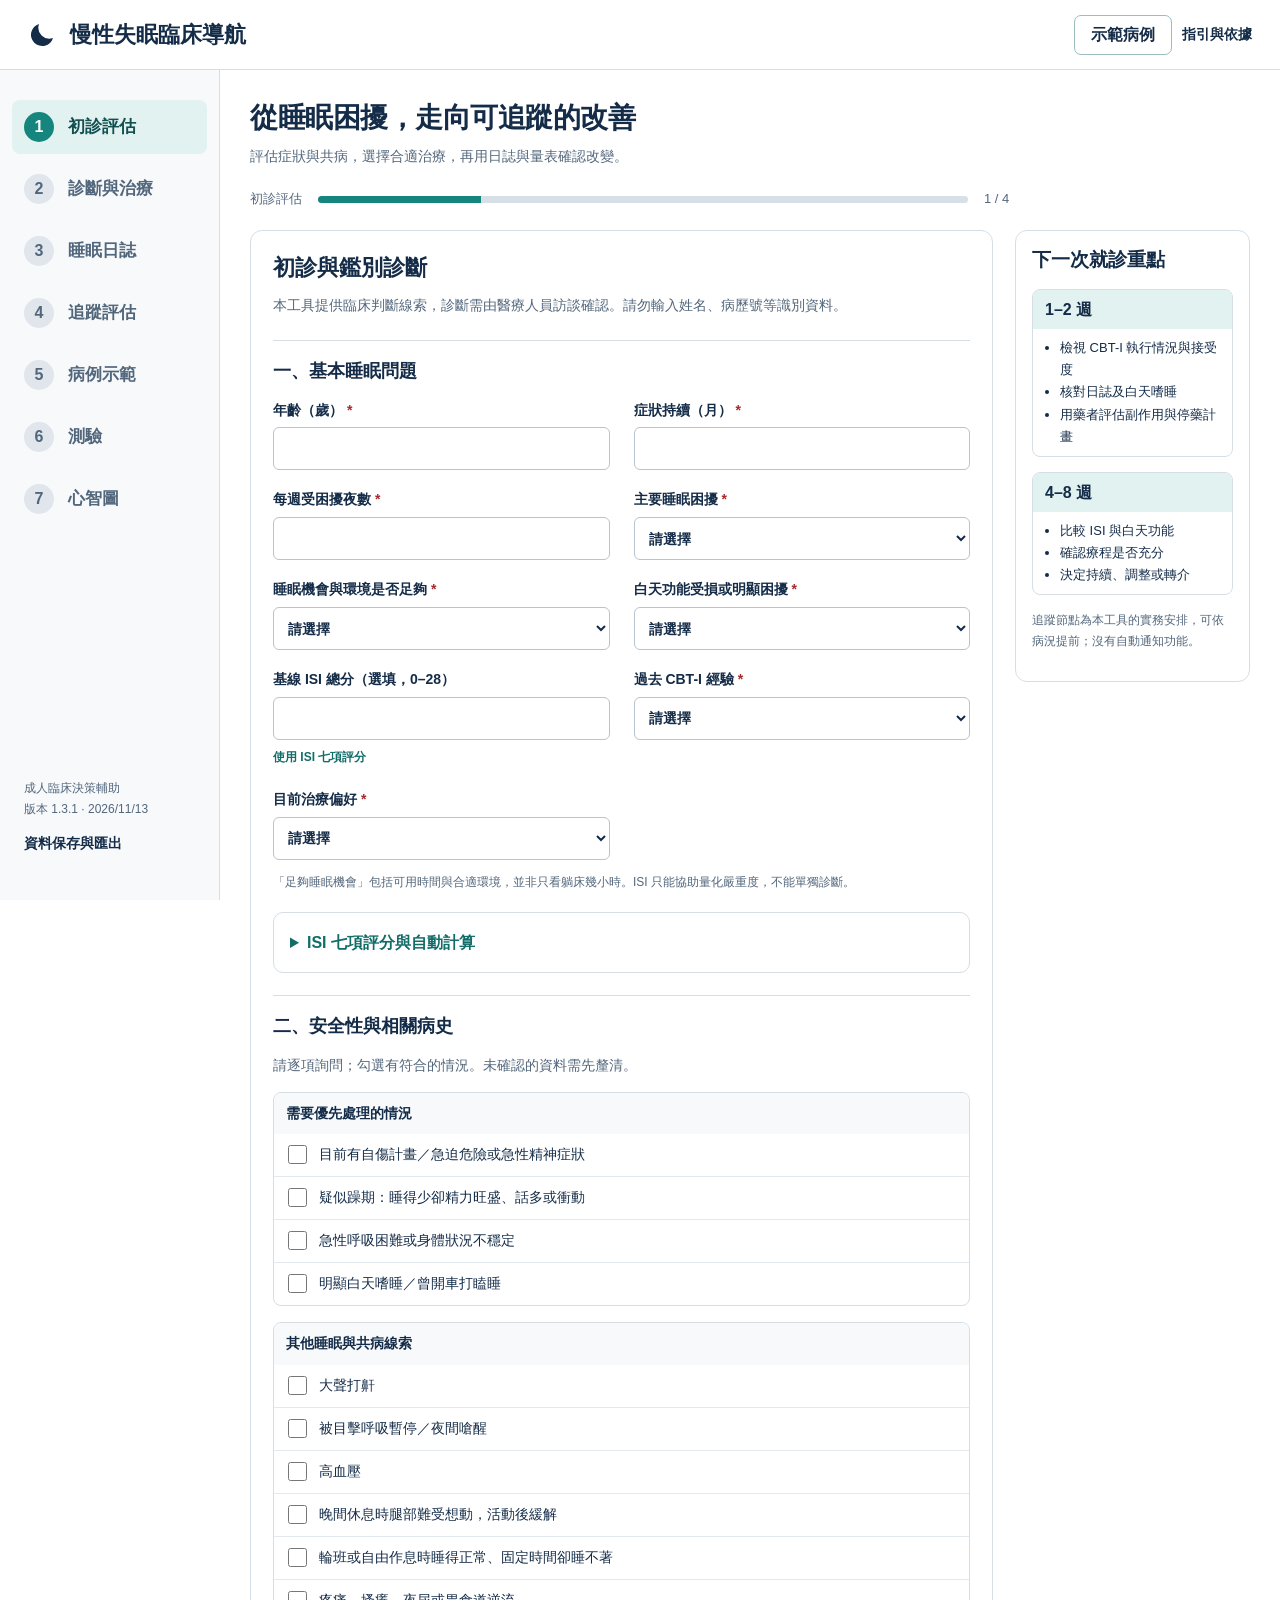
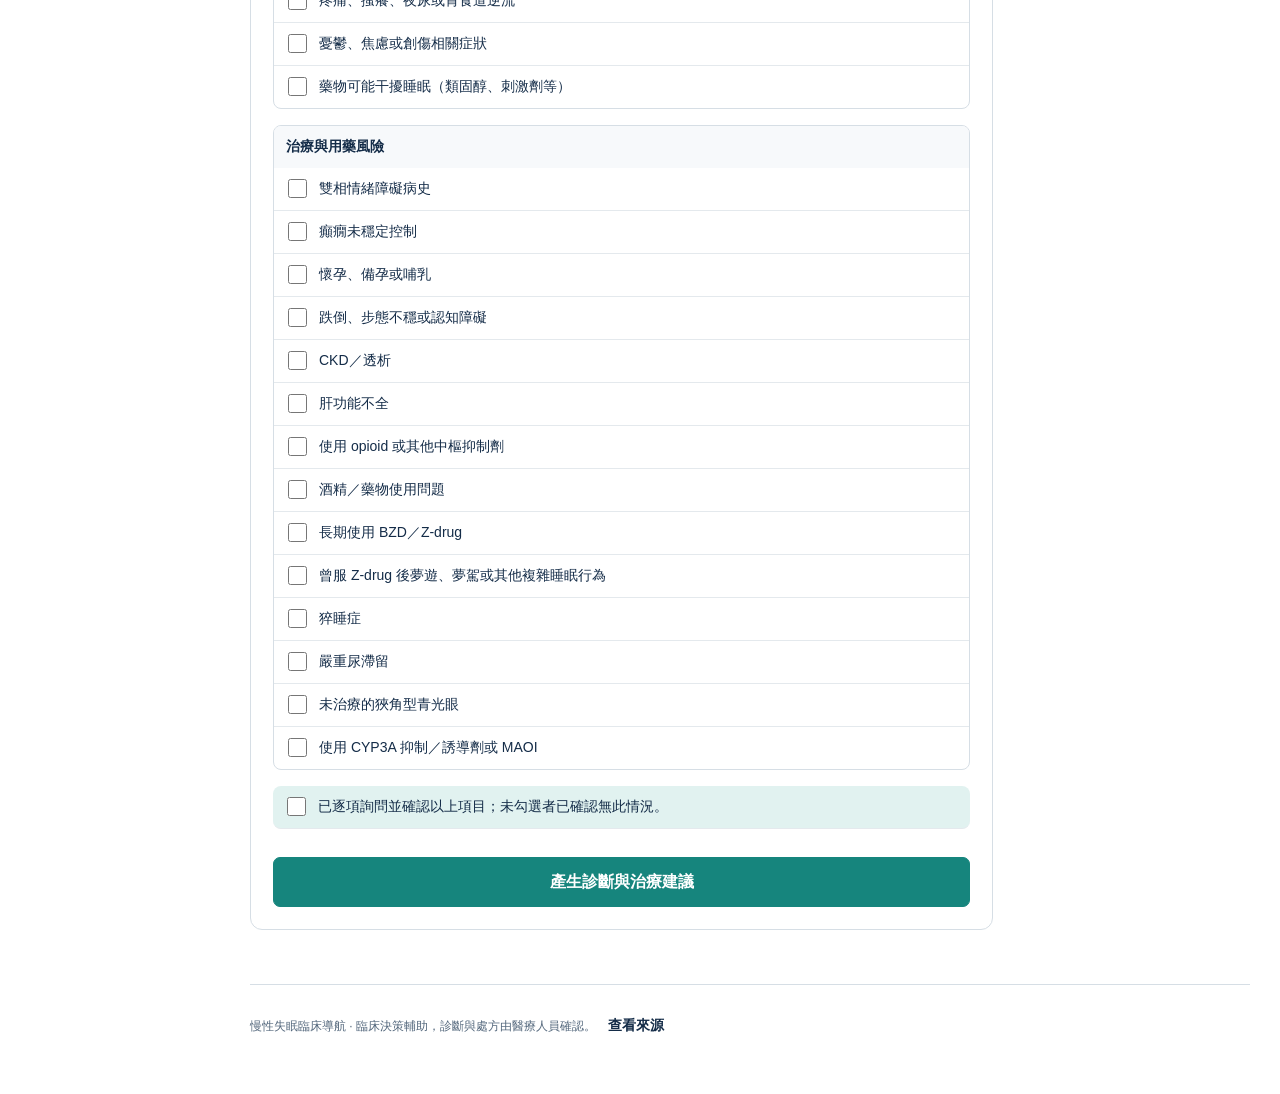
<file: index.html>
<!doctype html>
<html lang="zh-Hant"><head><meta charset="utf-8"><meta name="viewport" content="width=device-width,initial-scale=1"><meta name="color-scheme" content="light"><meta name="description" content="成人慢性失眠診斷評估、CBT-I 與藥物選擇、睡眠日誌及後續療效追蹤。"><title>慢性失眠臨床導航</title><style>:root{--navy:#142c48;--teal:#16857d;--teal-light:#e1f2f0;--line:#d6dee5;--muted:#53677c;--light:#f7f9fb;--red:#a52d34;--amber:#8d5b15;--radius:12px}*{box-sizing:border-box}body{margin:0;color:var(--navy);background:white;font-family:-apple-system,BlinkMacSystemFont,"Noto Sans TC","PingFang TC","Microsoft JhengHei",sans-serif;font-size:16px;line-height:1.7}header{height:70px;border-bottom:1px solid var(--line);display:flex;justify-content:space-between;align-items:center;padding:0 28px;background:white;position:sticky;top:0;z-index:10}.brand{min-width:0;display:flex;align-items:center;gap:12px;font-weight:750;font-size:22px;text-decoration:none;color:var(--navy)}.brand svg{width:30px;height:30px;fill:var(--navy)}.shell{display:grid;grid-template-columns:220px minmax(0,1fr)}.sidebar{background:var(--light);border-right:1px solid var(--line);padding:30px 12px;min-height:calc(100vh - 70px);position:sticky;top:70px;height:calc(100vh - 70px);display:flex;flex-direction:column;justify-content:space-between}.sidebar nav{display:grid;gap:8px}.sidebar nav button{text-align:left;border:0;background:none;color:var(--muted);font-size:17px;font-weight:650;display:flex;align-items:center;gap:14px;padding:12px;border-radius:8px}.sidebar nav button.active{background:var(--teal-light);color:#124f50}.sidebar span{width:30px;height:30px;display:inline-grid;place-items:center;background:#e0e6ec;border-radius:50%;font-size:16px}.sidebar .active span{color:white;background:var(--teal)}.sidefoot{color:var(--muted);font-size:12px;padding:12px}.sidefoot button{margin-top:10px}main{padding:28px 30px;max-width:1500px;width:100%;min-width:0}h1{font-size:28px;line-height:1.45;letter-spacing:-.5px;margin:0 0 6px}h2{font-size:22px;line-height:1.4;margin:0 0 10px}h3{font-size:18px;margin:22px 0 12px}p{margin:0 0 14px}button,input,select,textarea{font:inherit}button{background:white;color:var(--navy);border:1px solid #b7c6d2;border-radius:7px;padding:9px 16px;cursor:pointer;font-weight:600;line-height:1.5}button:hover{background:#edf4f4}button:focus-visible,a:focus-visible,input:focus-visible,select:focus-visible{outline:3px solid #4f9eb8;outline-offset:3px}a{color:#0c6b73}input:not([type=checkbox]):not([type=radio]),select{width:100%;min-width:0;border:1px solid #b7c4cf;border-radius:6px;padding:8px 10px;background:white;color:var(--navy);height:43px}input[type=checkbox]{width:19px;height:19px;accent-color:var(--teal);flex:none}label{display:block;font-size:14px;font-weight:650}.fields{display:grid;grid-template-columns:1fr 1fr;gap:18px 24px}.fields small{display:block;font-weight:400;color:var(--muted);font-size:12px}.fields label>input,.fields label>select{margin-top:5px}.required{color:#a82929}.muted,.intro p{color:var(--muted);font-size:14px}.hint{font-size:12px;color:var(--muted);line-height:1.7;margin-top:12px}.progress{display:flex;gap:16px;align-items:center;margin:20px 0;font-size:13px;color:var(--muted)}meter{height:13px;flex:1;max-width:650px}meter::-webkit-meter-bar{background:#d7e0e7;border:0}meter::-webkit-meter-optimum-value{background:var(--teal)}.workspace{display:grid;grid-template-columns:minmax(0,1fr) 235px;gap:22px;align-items:start}.panel{border:1px solid var(--line);border-radius:var(--radius);padding:22px;margin:18px 0;background:white}.workspace .panel{margin-top:0}.panel h3{padding-top:15px;border-top:1px solid var(--line)}.rightnote{border:1px solid var(--line);border-radius:var(--radius);padding:16px;position:sticky;top:100px}.rightnote h2{font-size:19px}.note{border:1px solid var(--line);border-radius:8px;overflow:hidden;margin:15px 0}.note h3{background:var(--teal-light);padding:6px 12px;margin:0;font-size:16px}.note ul{font-size:13px;padding:8px 12px 8px 27px;margin:0}.check{font-size:14px;font-weight:450;display:flex;align-items:flex-start;gap:9px;padding:9px 10px;border-bottom:1px solid #e4e9ed;line-height:1.6}.check input{margin-top:2px}.riskgroup{margin-bottom:16px;border:1px solid var(--line);border-radius:8px;overflow:hidden}.riskgroup h4{font-size:14px;margin:0;padding:9px 12px;background:var(--light)}.riskgroup .check:last-child{border-bottom:0}.confirm{background:var(--teal-light);border-radius:8px;margin:16px 0}.primary{background:var(--teal);color:white;border-color:var(--teal)}.primary:hover{background:#0d6d68}.wide{width:100%;margin-top:12px;padding:12px}.textbutton{background:none;border:0;padding:4px 0;font-size:14px}.error{color:var(--red);font-weight:650;font-size:14px;margin:12px 0}.error:empty{display:none}.notice{border-left:4px solid var(--teal);background:#eef8f6;padding:16px 20px;border-radius:6px;margin:18px 0}.notice.warn{background:#fff8e9;border-color:#c88e35}.notice.danger{background:#fff0f0;border-color:var(--red)}.notice h2{font-size:21px}.notice p:last-child{margin-bottom:0}.checklist{list-style:none;padding:0}.checklist li{padding:6px 0;border-bottom:1px solid #edf0f2}.checklist b{color:var(--teal);display:inline-block;min-width:48px}.checklist .no{color:var(--amber)}.actions{display:flex;gap:10px;flex-wrap:wrap;margin:18px 0}.inline{display:flex;align-items:end;gap:16px;flex-wrap:wrap}.inline label{min-width:180px}.tablewrap{overflow:auto;margin:24px 0;border:1px solid var(--line);border-radius:9px}table{width:100%;border-collapse:collapse;font-size:13px;white-space:nowrap}caption{padding:12px;text-align:left;font-weight:700;background:var(--light)}th,td{text-align:left;padding:10px 12px;border-bottom:1px solid var(--line)}th{background:var(--light)}td button{font-size:12px;padding:4px 8px;margin:2px}.metrics{display:grid;grid-template-columns:repeat(4,1fr);gap:16px;margin:20px 0}.metric{border-top:3px solid var(--teal);padding:12px;background:var(--light)}.metric strong{display:block;font-size:25px}.metric span{font-size:12px;color:var(--muted)}.empty{padding:25px;border:1px dashed #becbd5;color:var(--muted);text-align:center;border-radius:8px;margin:20px 0}details{padding:12px 0;border-top:1px solid var(--line)}summary{font-weight:650;cursor:pointer}details p,details ul,details ol{font-size:14px;margin-top:12px}.drug{padding:18px 0;border-top:1px solid var(--line)}.drug h3{border:0;margin:0 0 8px;padding:0}.drug .status{font-size:12px;font-weight:700;color:var(--teal)}.drug .status.exclude{color:var(--red)}.drug p{font-size:14px}.case{display:grid;grid-template-columns:1fr;gap:4px;border-top:1px solid var(--line);padding:22px 0;align-items:center}.case h2{font-size:20px}.case p{font-size:14px;color:var(--muted)}.filelabel{display:block;margin:22px 0}.filelabel input{display:block;margin-top:8px}.dangerbutton{color:var(--red);border-color:#d5a1a5}.chart{width:100%;height:230px;border:1px solid var(--line);border-radius:8px;background:var(--light)}.chart text{font-size:12px;fill:var(--muted)}.source{border-bottom:1px solid var(--line);padding:18px 0}.source h2{font-size:18px}.source p{font-size:14px;color:var(--muted)}footer{font-size:12px;color:var(--muted);border-top:1px solid var(--line);padding:26px 0;margin-top:36px}footer button{margin-left:12px;font-size:12px}.casebanner{border:1px solid #9fd1cb;background:#f3faf9;border-radius:var(--radius);padding:14px 18px;margin:0 0 18px}.casebanner-head{display:flex;align-items:center;gap:8px;flex-wrap:wrap;font-size:17px}.casebanner p{font-size:14px;color:var(--muted);margin:6px 0}.casebanner details{padding:6px 0;border-top:0}.casebanner details ul{margin:6px 0}.casebanner-actions{display:flex;gap:8px;flex-wrap:wrap;margin-top:8px}.casebanner-actions button{font-size:13px;padding:6px 12px}.who{display:inline-block;font-size:13px;font-weight:700;color:#124f50;background:var(--teal-light);border-radius:999px;padding:2px 10px;margin:2px 0 6px}.casebanner .who{margin:0 0 0 4px}details.patient dl{display:grid;grid-template-columns:7.5em 1fr;gap:6px 12px;margin:10px 0 4px;font-size:14px}details.patient dt{font-weight:700;color:var(--navy)}details.patient dd{margin:0;color:#2b3f55}@media(max-width:720px){details.patient dl{grid-template-columns:1fr;gap:2px}details.patient dd{margin-bottom:8px}}details.workup>summary{color:#0d6d68}.steps{list-style:none;counter-reset:st;padding:0;margin:12px 0 0}.steps>li{counter-increment:st;position:relative;padding:0 0 14px 42px;border-left:2px solid #cfe5e2;margin-left:14px}.steps>li:last-child{border-left-color:transparent}.steps>li::before{content:counter(st);position:absolute;left:-15px;top:0;width:28px;height:28px;border-radius:50%;background:var(--teal);color:white;font-weight:700;font-size:14px;display:grid;place-items:center}.steps h4{margin:2px 0 6px;font-size:15px}.steps p,.steps ul{font-size:14px;margin:4px 0 8px}.steps ul{padding-left:20px}.steps .checklist{padding-left:0}.verdict{font-weight:700;color:#124f50}.danger-text{color:var(--red);font-weight:650}.druglist{list-style:none;padding:0!important}.druglist li{display:flex;flex-wrap:wrap;gap:4px 10px;padding:5px 0;border-bottom:1px solid #edf0f2}.dstatus{font-size:12px;font-weight:700;border-radius:999px;padding:1px 8px}.dstatus.ok{background:var(--teal-light);color:#124f50}.dstatus.hold{background:#fff3dc;color:var(--amber)}.dstatus.exclude{background:#fde8e9;color:var(--red)}.dstatus.muted{background:#eef1f4;color:var(--muted)}#toast:not(:empty){position:fixed;bottom:24px;left:50%;transform:translateX(-50%);z-index:30;background:var(--navy);color:white;padding:10px 20px;border-radius:8px;font-size:14px;max-width:90vw;box-shadow:0 6px 20px #0003}.headactions{display:flex;gap:10px;align-items:center}.headbtn{padding:7px 16px;border-color:#9cbcc0}.casebar{display:flex;align-items:center;gap:14px;flex-wrap:wrap;margin:14px 0 6px}.casefilter{display:flex;align-items:center;gap:10px;font-size:15px}.casefilter select{width:auto;min-width:150px}.case-meta{font-size:13px;color:var(--muted);margin-bottom:4px}.case .who{justify-self:start}.case .loadcase{justify-self:start;margin-top:12px}.case details ol{padding-left:22px;margin:8px 0}dialog#casesDialog{max-width:800px;width:90%;max-height:85vh;overflow:auto;border:1px solid var(--line);border-radius:12px;color:var(--navy);padding:26px}dialog#casesDialog::backdrop{background:#142c4880}.dialoglist{display:grid;gap:8px;margin:14px 0}.dialogcase{text-align:left;display:grid;gap:2px;padding:10px 14px}.dialogcase small{font-weight:400;color:var(--muted);font-size:13px}[hidden]{display:none!important}@media(min-width:1500px){main{padding:36px 45px}.workspace{grid-template-columns:minmax(0,1fr) 270px;gap:30px}}@media(max-width:1100px){.workspace{grid-template-columns:1fr}.rightnote{position:static;display:grid;grid-template-columns:1fr 1fr;gap:12px}.rightnote h2,.rightnote>.hint{grid-column:1/-1}.rightnote .note{margin:0}.shell{grid-template-columns:190px minmax(0,1fr)}main{padding:24px}.sidebar nav button{font-size:15px;gap:10px}}@media(max-width:720px){header{height:60px;padding:0 12px;gap:8px}.brand{font-size:17px;gap:6px;white-space:nowrap}.headactions{gap:4px}.headbtn,.headactions .textbutton{white-space:nowrap;font-size:13px;padding:5px 8px}.brand svg{width:24px}.shell{display:block}.sidebar{height:auto;min-height:0;position:sticky;top:60px;padding:8px;border-right:0;border-bottom:1px solid var(--line);z-index:9}.sidebar nav{display:flex;gap:5px;overflow-x:auto}.sidebar nav button{white-space:nowrap;font-size:13px;padding:8px;gap:5px}.sidebar span{width:22px;height:22px;font-size:12px}.sidefoot{display:none}main{padding:22px 16px}h1{font-size:23px}h2{font-size:20px}.fields{grid-template-columns:1fr;gap:14px}.panel{padding:18px}.metrics{grid-template-columns:1fr 1fr;gap:10px}.case{grid-template-columns:1fr}.rightnote{grid-template-columns:1fr}.rightnote h2,.rightnote>.hint{grid-column:auto}.view{scroll-margin-top:130px}.progress{gap:9px}}@media print{dialog,header,.sidebar,footer,.actions,button,.filelabel,#toast{display:none!important}.shell{display:block}main{padding:0;max-width:none}.view{display:none!important}.view.printable{display:block!important}.panel,.notice{break-inside:avoid}.rightnote{position:static}.tablewrap{overflow:visible}body{font-size:12px}h1{font-size:22px}h2{font-size:17px}}

.isi-calculator{margin:20px 0;border:1px solid var(--line);border-radius:10px;padding:16px;scroll-margin-top:95px}.isi-calculator>summary{color:#126d69}.isi-calculator>p{font-size:14px}.isi-items{display:grid;gap:12px;margin:18px 0}.isi-item{min-width:0;margin:0;border:0;padding:0 0 14px;border-bottom:1px solid var(--line)}.isi-item legend{font-size:14px;font-weight:650;margin-bottom:9px;padding:0}.isi-options{display:grid;grid-template-columns:repeat(5,minmax(0,1fr));gap:7px}.isi-option{position:relative;min-width:0;cursor:pointer}.isi-option input[type=radio]{position:absolute;opacity:0;width:1px;height:1px}.isi-option span{display:flex;align-items:center;justify-content:center;flex-direction:column;min-height:61px;border:1px solid #b7c6d2;border-radius:7px;background:white;padding:6px 2px;line-height:1.4}.isi-option b{font-size:18px}.isi-option small{font-size:12px;font-weight:400;text-align:center;overflow-wrap:anywhere}.isi-option input:checked+span{background:var(--teal-light);border:2px solid var(--teal);padding:5px 1px;color:#0d5755}.isi-option input:focus-visible+span{outline:3px solid #4f9eb8;outline-offset:2px}.isi-item:disabled{opacity:.65}.isi-result{border-left:4px solid #b4c4d0;background:var(--light);padding:14px 16px;margin:16px 0;line-height:1.6}.isi-result strong,.isi-result span,.isi-result small{display:block}.isi-result strong{font-size:21px}.isi-result small{font-size:12px;color:var(--muted)}.isi-complete{border-color:var(--teal);background:#eef8f6}.isi-scale{display:grid;grid-template-columns:repeat(4,minmax(0,1fr));gap:4px;text-align:center;font-size:12px;line-height:1.6}.isi-scale span{padding:6px 2px;border-top:3px solid #a9c9c5}.isi-scale span:nth-child(2){border-color:#c9bb7e}.isi-scale span:nth-child(3){border-color:#cf9a68}.isi-scale span:nth-child(4){border-color:#c88689}.isi-breakdown{white-space:normal;min-width:150px}.isi-item:disabled .isi-option{cursor:default}button:disabled{cursor:default;opacity:.55}.fields label>.textbutton{font-size:12px;color:#126d69;margin-top:4px}@media(max-width:720px){.isi-calculator{padding:12px;scroll-margin-top:140px}.isi-options{gap:4px}.isi-option span{min-height:67px}.isi-option small{font-size:11px}.isi-scale{font-size:11px}}
.chips{display:flex;flex-wrap:wrap;gap:8px;margin:16px 0}.chip{border-radius:999px;padding:6px 14px;font-size:14px}.chip[aria-pressed=true]{background:var(--teal);color:white;border-color:var(--teal)}.tag{display:inline-block;font-size:12px;font-weight:700;color:#124f50;background:var(--teal-light);border-radius:999px;padding:2px 10px;margin-right:10px;vertical-align:middle}.case details{border-top:0;padding:4px 0 0}.case details ul{padding-left:20px;margin:8px 0}.case details li{font-size:14px}
.quizbar{display:flex;flex-wrap:wrap;align-items:center;gap:12px 20px;position:sticky;top:70px;background:white;z-index:5;border-bottom:1px solid var(--line);padding:4px 0}.quizbar .chips{margin:8px 0}.quizscore{font-size:14px;color:var(--muted);flex:1}.quizscore strong{font-size:20px;color:var(--navy)}.quizlist{list-style:none;padding:0;margin:20px 0}.quizq{border:1px solid var(--line);border-radius:var(--radius);padding:18px 20px;margin:0 0 16px;scroll-margin-top:140px}.quizq.right{border-color:#8cc9c2}.quizq.wrong{border-color:#e0a9ad}.qhead{display:flex;gap:10px;align-items:center;font-size:13px;color:var(--muted)}.level{font-size:12px;font-weight:700;border-radius:999px;padding:2px 10px}.level-基礎{background:var(--teal-light);color:#124f50}.level-進階{background:#e8eef8;color:#1f4777}.level-高階{background:#fbeee2;color:#7a4511}.qtext{font-weight:650;margin:10px 0 12px}.qopts{display:grid;gap:8px}.qopt{text-align:left;display:flex;gap:12px;align-items:flex-start;font-weight:500;font-size:15px}.qopt b{flex:none;width:24px;height:24px;display:inline-grid;place-items:center;border-radius:50%;background:#e0e6ec;font-size:13px}.qopt:disabled{opacity:1;cursor:default}.qopt.correct{background:#e3f4f1;border-color:var(--teal)}.qopt.correct b{background:var(--teal);color:white}.qopt.incorrect{background:#fdeeee;border-color:var(--red)}.qopt.incorrect b{background:var(--red);color:white}.qexplain{margin-top:14px;padding:12px 16px;background:var(--light);border-radius:8px;font-size:14px}.qexplain p{margin:6px 0 0}
.mapbar{display:flex;flex-wrap:wrap;gap:12px 20px;align-items:end;margin:16px 0}.mapsearch{flex:1;min-width:220px}.mapsearch input{margin-top:5px}.mapbar .check{border:0;padding:9px 0}.mindmap{display:grid;grid-template-columns:repeat(4,minmax(0,1fr));gap:16px;position:relative}.mapcenter{grid-column:1/-1;justify-self:center;text-align:center;background:var(--navy);color:white;border-radius:999px;padding:14px 40px;position:relative}.mapcenter span{display:block;font-size:22px;font-weight:750}.mapcenter small{opacity:.8}.mapbranch{border:1px solid var(--line);border-top:5px solid var(--teal);border-radius:var(--radius);padding:14px 16px;background:white;transition:opacity .2s}.mapbranch.dim{opacity:.3}.mapbranch h2{font-size:17px;display:flex;gap:8px;align-items:center}.mapbranch h2 span{width:24px;height:24px;border-radius:50%;display:inline-grid;place-items:center;font-size:13px;color:white;background:var(--teal)}.mapbranch ul{margin:0;padding-left:18px;font-size:14px;line-height:1.6}.mapbranch li{margin:5px 0}.mapbranch li.hit{background:#fff3c4;border-radius:4px}.tone-red{border-top-color:var(--red)}.tone-red h2 span{background:var(--red)}.tone-amber{border-top-color:#c88e35}.tone-amber h2 span{background:#b07a26}.tone-blue{border-top-color:#3f6fa6}.tone-blue h2 span{background:#3f6fa6}.leafhide{font-size:13px;padding:2px 10px;border-style:dashed;color:var(--muted)}
@media(max-width:1100px){.mindmap{grid-template-columns:repeat(2,minmax(0,1fr))}}@media(max-width:720px){.mindmap{grid-template-columns:1fr}.quizbar{top:115px}.qopt{font-size:14px}}@media print{.quizbar,.mapbar{display:none}}
</style></head><body>
<header><a class="brand" href="#assessment"><svg viewBox="0 0 24 24" aria-hidden="true"><path d="M20 15.2A8.8 8.8 0 0 1 8.8 4 9 9 0 1 0 20 15.2Z"/></svg>慢性失眠臨床導航</a><div class="headactions"><button type="button" id="casesBtn" class="headbtn">示範病例</button><button class="textbutton" data-nav="sources">指引與依據</button></div></header>
<div class="shell"><aside class="sidebar"><nav aria-label="主要流程"><button data-nav="assessment"><span>1</span>初診評估</button><button data-nav="plan"><span>2</span>診斷與治療</button><button data-nav="diary"><span>3</span>睡眠日誌</button><button data-nav="followup"><span>4</span>追蹤評估</button><button data-nav="cases"><span>5</span>病例示範</button><button data-nav="quiz"><span>6</span>測驗</button><button data-nav="mindmap"><span>7</span>心智圖</button></nav><div class="sidefoot">成人臨床決策輔助<br>版本 1.3.1 · 2026/11/13<br><button data-nav="data" class="textbutton">資料保存與匯出</button></div></aside>
<main id="main" tabindex="-1"><div id="toast" role="status" aria-live="polite"></div><div id="caseBanner"></div>
<section id="assessment" class="view"><div class="intro"><h1>從睡眠困擾，走向可追蹤的改善</h1><p>評估症狀與共病，選擇合適治療，再用日誌與量表確認改變。</p></div><div class="progress"><span>初診評估</span><meter min="0" max="4" value="1" aria-label="流程第 1 步，共 4 步"></meter><span>1 / 4</span></div>
<div class="workspace"><div><form id="assessmentForm" novalidate><div class="panel"><h2>初診與鑑別診斷</h2><p class="muted">本工具提供臨床判斷線索，診斷需由醫療人員訪談確認。請勿輸入姓名、病歷號等識別資料。</p><h3>一、基本睡眠問題</h3><div class="fields" id="profileFields"></div><p class="hint">「足夠睡眠機會」包括可用時間與合適環境，並非只看躺床幾小時。ISI 只能協助量化嚴重度，不能單獨診斷。</p><div id="baselineIsi"></div><h3>二、安全性與相關病史</h3><p class="muted">請逐項詢問；勾選有符合的情況。未確認的資料需先釐清。</p><div id="riskFields"></div><label class="check confirm"><input type="checkbox" id="reviewed">已逐項詢問並確認以上項目；未勾選者已確認無此情況。</label><div class="error" id="assessmentError" role="alert"></div><button type="submit" class="primary wide">產生診斷與治療建議</button></div></form></div>
<aside class="rightnote"><h2>下一次就診重點</h2><div class="note"><h3>1–2 週</h3><ul><li>檢視 CBT-I 執行情況與接受度</li><li>核對日誌及白天嗜睡</li><li>用藥者評估副作用與停藥計畫</li></ul></div><div class="note"><h3>4–8 週</h3><ul><li>比較 ISI 與白天功能</li><li>確認療程是否充分</li><li>決定持續、調整或轉介</li></ul></div><p class="hint">追蹤節點為本工具的實務安排，可依病況提前；沒有自動通知功能。</p></aside></div></section>
<section id="plan" class="view" hidden><h1>診斷與治療</h1><p class="muted">依目前初診資料提供理由、鑑別方向與共同決策選項。</p><div id="planContent"></div></section>
<section id="diary" class="view" hidden><h1>睡眠日誌</h1><p>起床後填寫主要睡眠時段，先連續記錄 7–14 天。日期以「最終起床日」為準。</p><div class="panel"><form id="diaryForm"><div class="fields" id="diaryFields"></div><p class="hint">時間定義：準備入睡 → 最終離床。入睡前清醒、夜間清醒及最後醒來後的清醒分鐘需互不重複；午睡不計入夜間睡眠效率。</p><div id="diaryError" class="error" role="alert"></div><button class="primary" type="submit">儲存這一天</button><button type="button" id="cancelDiary" hidden>取消編輯</button></form></div><div id="diarySummary"></div><div class="tablewrap"><table><caption>已記錄日誌（分鐘；睡眠效率為 %）</caption><thead><tr><th>日期</th><th>睡眠時段</th><th>入睡前</th><th>夜間醒</th><th>早醒後</th><th>總睡眠</th><th>效率</th><th>白天功能</th><th>操作</th></tr></thead><tbody id="diaryRows"></tbody></table></div><div class="panel"><h2>與治療師討論睡眠時段</h2><p>需先完成慢性失眠評估及最近連續 7 日的日誌。此為討論草案，不能取代完整 CBT-I 課程。</p><div class="inline"><label>固定起床時間<input type="time" id="wakeTime" value="07:00"></label><button id="windowButton">計算討論草案</button></div><div id="windowResult" aria-live="polite"></div><p class="hint">本工具採保守設計：以平均總睡眠時間向上取整至 15 分鐘，最低保留 6 小時、最高 9 小時。這是工具安全邊界，並非所有指引共同門檻；不適用者交由治療師規劃。任何嗜睡、跌倒或躁期症狀優先處理，不自動縮短時段。</p></div></section>
<section id="followup" class="view" hidden><h1>追蹤評估</h1><p>每 1–2 週檢視一次；完成 CBT-I 約 4–8 週時評估整體反應，穩定後可於 1–3 個月複查。</p><div id="followupBaseline"></div><div class="panel"><form id="followupForm"><div class="fields" id="followupFields"></div><div id="followupIsi"></div><div id="followupError" class="error" role="alert"></div><button type="submit" class="primary">儲存並評估療效</button></form></div><div id="followupLatest"></div><div id="followupChart"></div><div class="tablewrap"><table><caption>歷次追蹤紀錄</caption><thead><tr><th>日期</th><th>療程週數</th><th>ISI</th><th>較基線下降</th><th>白天功能</th><th>副作用</th><th>操作</th></tr></thead><tbody id="followupRows"></tbody></table></div><div class="panel"><h2>療效不佳時的重新評估</h2><ol><li>確認睡眠機會、日誌完整性、治療是否為完整 CBT-I，以及每週實際執行天數。</li><li>再評估 OSA、不寧腿、節律問題、情緒症狀及藥物／物質影響。</li><li>足量療程仍未改善、診斷不明或需複雜減藥時，轉睡眠醫學或身心專科。</li></ol><p class="hint">常用研究指標：ISI 下降 ≥8 分為反應，ISI &lt;8 為緩解。這不是單獨決定停藥、結案或加藥的標準；亦需評估白天功能與不良反應。</p></div></section>
<section id="cases" class="view" hidden><h1>病例教學｜12 個示範情境</h1><p>12 個虛構示範情境：原有 6 例＋新增 6 例。先自行思考，再展開病例說明、評估流程與解析。載入會取代目前個案（含日誌與追蹤），需要保留的資料請先匯出。</p><div class="casebar"><label class="casefilter">顯示<select id="caseSelect" aria-label="病例分類篩選"></select></label><span class="muted" id="caseCount"></span></div><div id="caseList"></div></section>
<section id="quiz" class="view" hidden><h1>自我測驗</h1><p>20 題，分基礎、進階與高階（計算與臨床整合）。作答後立即顯示解析與依據；選項順序每次重新排列。</p><div class="quizbar"><div class="chips" id="quizFilter" role="group" aria-label="題目難度篩選"></div><div class="quizscore" id="quizScore" role="status" aria-live="polite"></div><button id="quizReset">重新作答</button></div><ol id="quizList" class="quizlist"></ol></section>
<section id="mindmap" class="view" hidden><h1>複習心智圖</h1><p>從診斷、鑑別、治療到追蹤的重點整理。可搜尋關鍵字，或開啟「回想模式」先遮住細節再逐一翻開。</p><div class="mapbar"><label class="mapsearch">搜尋<input id="mapSearch" type="search" placeholder="例如：DORA、效率、躁期"></label><label class="check"><input type="checkbox" id="mapRecall">回想模式（點擊翻開）</label><button id="mapExpand">全部展開</button></div><div id="mindmapView" class="mindmap"></div><p class="hint" id="mapCount"></p></section>
<section id="sources" class="view" hidden><h1>指引與依據</h1><p>查核日期：2026/11/12。以正式發布文件為主；文件年份與網頁更新日期分開看。</p><div class="panel"><h2>如何整合指引</h2><p>以成人慢性失眠臨床評估為入口，將 CBT-I 放在治療核心；睡眠衛教為輔助。藥物是否加入，依症狀、風險、可近性與偏好共同決策。</p><p>AASM 2026 合併治療指引：相較單用藥物，較支持 CBT-I 加藥物；相較單用 CBT-I，並不建議常規合併藥物（皆為條件式、低確定性證據）。重視早期睡眠時間改善者，可個別討論合併治療。</p><p>本網頁是決策輔助與記錄工具，尚未經臨床效能驗證，也不是經驗證的數位 CBT-I 療程。藥物候選僅供處方討論；台灣核准適應症、劑型、供應與健保給付須另查，不由本工具推定。</p></div><div id="sourceList"></div><div class="panel"><h2>診療流程速覽</h2><details open><summary>症狀 → 核心條件 → 鑑別診斷</summary><ul><li>睡眠困難＋白天影響；足夠機會與環境。</li><li>每週 ≥3 夜、病程 ≥3 個月。</li><li>評估急迫風險、OSA、不寧腿、節律、共病及藥物。</li></ul></details><details><summary>治療 → 追蹤 → 調整</summary><ul><li>完整 CBT-I；高風險者調整內容與強度。</li><li>必要時共同討論短期藥物，預先規劃複評與退出。</li><li>以日誌、ISI、白天功能及副作用判斷改善；無反應則重新鑑別、轉介。</li></ul></details></div></section>
<section id="data" class="view" hidden><h1>資料保存與匯出</h1><div class="panel"><h2>單一個案工作區</h2><p>預設資料僅暫存在此分頁記憶體，關閉或重新整理可能消失。可選擇保存在此瀏覽器，或匯出備份；沒有伺服器同步與病人識別欄位。</p><label class="check"><input type="checkbox" id="persist">將此個案保存於此瀏覽器（共用電腦請勿開啟）</label><p id="storageStatus" class="hint"></p><div class="actions"><button id="exportJson">匯出完整 JSON 備份</button><button id="exportCsv">匯出日誌 CSV</button><button id="printReport">列印／另存 PDF 摘要</button></div><label class="filelabel">匯入本工具 JSON 備份<input id="importJson" type="file" accept=".json,application/json"></label><p class="hint">完整備份需已完成初診評估。匯入會先檢查格式，通過後才詢問是否取代目前資料。</p><button id="clearData" class="dangerbutton">清除並開始新個案</button></div></section>
<footer>慢性失眠臨床導航 · 臨床決策輔助，診斷與處方由醫療人員確認。<button data-nav="sources" class="textbutton">查看來源</button></footer>
</main><dialog id="casesDialog" aria-labelledby="casesDialogTitle"><h2 id="casesDialogTitle">載入示範病例</h2><p class="muted">教學模擬資料。載入會取代目前個案並清空日誌與追蹤紀錄。</p><div id="dialogCaseList" class="dialoglist"></div><button type="button" id="closeCases">關閉</button></dialog></div><script>(function(root){
'use strict';
const FLAGS={urgent:'目前有自傷計畫／急迫危險或急性精神症狀',mania:'疑似躁期：睡得少卻精力旺盛、話多或衝動',unstable:'急性呼吸困難或身體狀況不穩定',sleepy:'明顯白天嗜睡／曾開車打瞌睡',snore:'大聲打鼾',apnea:'被目擊呼吸暫停／夜間嗆醒',htn:'高血壓',rls:'晚間休息時腿部難受想動，活動後緩解',rhythm:'輪班或自由作息時睡得正常、固定時間卻睡不著',pain:'疼痛、搔癢、夜尿或胃食道逆流',mood:'憂鬱、焦慮或創傷相關症狀',bipolar:'雙相情緒障礙病史',epilepsy:'癲癇未穩定控制',pregnant:'懷孕、備孕或哺乳',falls:'跌倒、步態不穩或認知障礙',renal:'CKD／透析',hepatic:'肝功能不全',opioid:'使用 opioid 或其他中樞抑制劑',alcohol:'酒精／藥物使用問題',bzd:'長期使用 BZD／Z-drug',complex:'曾服 Z-drug 後夢遊、夢駕或其他複雜睡眠行為',narcolepsy:'猝睡症',retention:'嚴重尿滯留',glaucoma:'未治療的狹角型青光眼',interact:'使用 CYP3A 抑制／誘導劑或 MAOI',medical:'藥物可能干擾睡眠（類固醇、刺激劑等）'};
const has=(p,k)=>(p.flags||[]).includes(k);
function isi(v){if(v===''||v==null)return '尚未填寫';v=Number(v);if(!Number.isInteger(v)||v<0||v>28)return '分數無效';return v<=7?'0–7：無明顯失眠嚴重度':v<=14?'8–14：閾下失眠':v<=21?'15–21：中度失眠':'22–28：重度失眠';}
function scoreIsi(items){
 if(!Array.isArray(items)||items.length!==7)return {error:'ISI 需要七個項目。',complete:false,total:null,answered:0,missing:[]};
 const scores=items.map(v=>v===''||v==null?null:(typeof v==='number'||typeof v==='string')?Number(v):NaN);
 if(scores.some(v=>v!==null&&(!Number.isInteger(v)||v<0||v>4)))return {error:'ISI 每項只能為 0–4 的整數。',complete:false,total:null,answered:0,missing:[]};
 const missing=scores.flatMap((v,i)=>v===null?[i+1]:[]),answered=7-missing.length;
 return {complete:missing.length===0,total:missing.length?null:scores.reduce((s,v)=>s+v,0),answered,missing,scores};
}
function isiItemsError(record){
 if(record.isiItems==null)return '';
 const s=scoreIsi(record.isiItems);
 if(s.error)return s.error;
 if(!s.complete)return 'ISI 尚有第 '+s.missing.join('、')+' 項未作答；請完成或清除逐項評分。';
 if(record.isi===''||record.isi==null||s.total!==Number(record.isi))return 'ISI 單項加總與總分不一致。';
 return '';
}
function assess(p){
 const missing=[];for(const [k,n]of Object.entries({age:'年齡',months:'持續月數',nights:'每週夜數',pattern:'主要困擾',opportunity:'睡眠機會',impact:'白天影響',preference:'治療偏好',cbti:'CBT-I 經驗'}))if(p[k]===''||p[k]==null)missing.push(n);
 if(p.reviewed!==true)missing.push('風險項目確認');
 if(missing.length)return {error:'請完成：'+missing.join('、')};
 if(!Number.isInteger(+p.age)||+p.age<0||+p.age>120||!Number.isFinite(+p.months)||+p.months<0||+p.months>1200||!Number.isInteger(+p.nights)||+p.nights<0||+p.nights>7)return {error:'請檢查年齡、月數與每週夜數的有效範圍。'};
 if(p.isi!==''&&p.isi!=null&&(!Number.isInteger(+p.isi)||+p.isi<0||+p.isi>28))return {error:'ISI 必須為 0–28 的整數。'};
 const itemError=isiItemsError(p);if(itemError)return {error:itemError};
 const enums={pattern:['onset','maintenance','early','mixed','none'],opportunity:['yes','no','unknown'],impact:['yes','no'],preference:['cbti','both','medication','unsure'],cbti:['none','partial','adequate']};
 for(const [k,values]of Object.entries(enums))if(!values.includes(p[k]))return {error:'選單值無效，請重新選擇。'};
 if(!Array.isArray(p.flags)||p.flags.some(k=>!(k in FLAGS)))return {error:'風險資料格式無效。'};
 const stop=['snore','sleepy','apnea','htn'].filter(k=>has(p,k)).length;
 const osa=stop>=2||has(p,'apnea');
 const urgent=['urgent','mania','unstable'].filter(k=>has(p,k));
 const adult=+p.age>=18;
 const criteria=[['有入睡、維持睡眠困難或過早醒來',p.pattern!=='none'],['每週至少 3 夜',+p.nights>=3],['持續至少 3 個月',+p.months>=3],['已有足夠睡眠機會與合適環境',p.opportunity==='yes'],['造成白天功能受損或明顯困擾',p.impact==='yes']];
 const core=criteria.every(x=>x[1]);
 let title,tone;
 if(!adult){title='未滿 18 歲：轉兒童青少年專科流程';tone='warn';}
 else if(urgent.length){title='先處理急迫風險，暫停一般失眠治療流程';tone='danger';}
 else if(p.opportunity==='no'){title='先改善睡眠機會／環境，避免直接判定慢性失眠';tone='warn';}
 else if(core){title='符合慢性失眠核心條件，仍需臨床鑑別與確認';tone='good';}
 else if(p.pattern==='none'||+p.nights===0){title='目前資料未支持失眠障礙';tone='warn';}
 else if(+p.months<3){title='可能為短期失眠，尚未達慢性病程';tone='warn';}
 else{title='尚未符合全部慢性失眠核心條件';tone='warn';}
 const differentials=[];
 if(osa)differentials.push(['睡眠呼吸中止風險','安排睡眠專科評估，視情況選 PSG／HSAT。合併明顯失眠、心肺疾病或 opioid 使用時，檢查方式需由醫師判斷。失眠與 OSA 可共存。']);
 if(has(p,'rls'))differentials.push(['不寧腿症候群線索','確認休息時出現、夜間加重、活動緩解及排除模仿疾病；由醫師評估鐵狀態與腎臟病。勿直接加安眠藥。']);
 if(has(p,'rhythm'))differentials.push(['晝夜節律／輪班相關問題','比較工作日及休假日作息；安排日誌，必要時節律評估。光照與褪黑激素時機應依節律診斷個別規劃。']);
 if(has(p,'pain'))differentials.push(['身體症狀干擾睡眠','同步處理疼痛、尿量與夜尿、搔癢或逆流；合併失眠仍可接受適當的 CBT-I。']);
 if(has(p,'mood'))differentials.push(['精神共病','評估憂鬱、焦慮與創傷症狀；共病與失眠可並行治療，需確認有無躁期。']);
 if(has(p,'medical'))differentials.push(['藥物／物質誘發','核對藥名、劑量與服藥時間，以及咖啡因、尼古丁；由原處方醫師評估調整。']);
 const blocked=!adult||urgent.length>0;
 const adapt=osa||['sleepy','bipolar','epilepsy','pregnant','falls','alcohol'].some(k=>has(p,k));
 const medCaution=['pregnant','hepatic','opioid','alcohol','interact','renal','falls'].filter(k=>has(p,k));
 const drugs=[
 {name:'低劑量 doxepin',fit:p.pattern==='maintenance'||p.pattern==='early'||p.pattern==='mixed',role:'以睡眠維持困難、過早醒來為主時，可與醫師討論。',info:'失眠低劑量製劑與抗憂鬱劑量不同；不可自行以高劑量製劑替代。注意隔日鎮靜。',avoid:['retention','glaucoma'],ref:'doxepin'},
 {name:'雙重食慾素受體拮抗劑（DORA）',fit:p.pattern!=='none',role:'入睡或睡眠維持困難可討論；例如 lemborexant、suvorexant、daridorexant。',info:'注意隔日嗜睡、睡眠癱瘓與 CYP3A 交互作用；猝睡症禁用。各藥的呼吸、肝功能及交互作用限制不同。',avoid:['narcolepsy'],ref:'dayvigo'},
 {name:'非 BZD 受體作用藥（Z-drug）',fit:p.pattern==='onset'||p.pattern==='mixed',role:'若需短期藥物，可依入睡／維持型症狀討論合適製劑；例如 zolpidem、eszopiclone、zaleplon。',info:'注意複雜睡眠行為、跌倒、依賴與隔日駕駛影響；不可自行疊加鎮靜藥。',avoid:['complex'],ref:'fda'}
 ].map(d=>({...d,excluded:d.avoid.filter(k=>has(p,k)),hold:blocked||osa||has(p,'sleepy')||medCaution.length>0}));
 return {title,tone,criteria,core,adult,urgent,stop,osa,blocked,adapt,differentials,drugs,medCaution,eligible:adult&&!urgent.length&&core};
}
function timeMin(t){if(!/^\d{2}:\d{2}$/.test(t||''))return NaN;const [h,m]=t.split(':').map(Number);return h<24&&m<60?h*60+m:NaN;}
function night(r){const b=timeMin(r.bed),u=timeMin(r.up);if(!Number.isFinite(b)||!Number.isFinite(u)||b===u)return {error:'請填寫不同的準備入睡時間與最終離床時間。'};const tib=(u-b+1440)%1440;if(tib<120||tib>960)return {error:'睡眠時段需介於 2–16 小時；日誌以主要睡眠時段計。'};for(const k of ['sol','waso','ema','nap'])if(r[k]===''||!Number.isFinite(+r[k])||+r[k]<0||+r[k]>960)return {error:'清醒與午睡分鐘不可空白、為負值或超過 960。'};const awake=+r.sol+(+r.waso)+(+r.ema);if(awake>=tib)return {error:'清醒分鐘總和必須小於躺床時段。'};if(r.quality===''||r.quality==null||!Number.isInteger(+r.quality)||+r.quality<0||+r.quality>4)return {error:'請選擇白天功能 0–4 分。'};return {tib,tst:tib-awake,se:(tib-awake)/tib*100};}
function summary(rows){if(!rows.length)return null;const vals=rows.map(night);if(vals.some(v=>v.error))return null;const sum=k=>vals.reduce((s,v)=>s+v[k],0);return {n:rows.length,tib:sum('tib')/rows.length,tst:sum('tst')/rows.length,se:sum('tst')/sum('tib')*100,sol:rows.reduce((s,r)=>s+(+r.sol),0)/rows.length,waso:rows.reduce((s,r)=>s+(+r.waso),0)/rows.length,quality:rows.reduce((s,r)=>s+(+r.quality),0)/rows.length};}
function hhmm(m){m=(Math.round(m)%1440+1440)%1440;return `${String(Math.floor(m/60)).padStart(2,'0')}:${String(m%60).padStart(2,'0')}`;}
function windowPlan(p,rows,wake){const a=assess(p);if(a.error||!a.eligible)return {error:'先完成成人慢性失眠評估並排除急迫風險。'};if(a.adapt)return {error:'有需調整 CBT-I 的共病或嗜睡風險；由治療師訂睡眠時段，本工具不計算限床時間。'};const sorted=[...rows].sort((a,b)=>a.date.localeCompare(b.date));const week=sorted.slice(-7);if(week.length<7)return {error:'至少需要 7 個不同日期的睡眠日誌。'};const gap=(Date.parse(week[6].date)-Date.parse(week[0].date))/86400000;if(gap!==6)return {error:'請提供最近連續 7 日資料，避免以零散日誌計算睡眠時段。'};const s=summary(week);if(!s)return {error:'日誌內容不完整。'};if(s.tst<300)return {error:'平均睡眠少於 5 小時，請由治療師進行評估，不自動縮短睡眠機會。'};const w=timeMin(wake);if(!Number.isFinite(w))return {error:'請選擇固定起床時間。'};const mins=Math.max(360,Math.min(540,Math.ceil(s.tst/15)*15));return {mins,bed:hhmm(w-mins),wake:hhmm(w),summary:s};}
function followup(base,r){const score=+r.isi,delta=+base-score;const out={delta,remission:score<8,response:delta>=8,review:[]};if(r.adverse!=='none')out.review.push('先評估不良反應，勿依分數改善直接延續原治療。');if(r.adverse==='complex')out.review.push('若與 Z-drug 相關，停止該藥並立即聯絡處方醫師；之後避免該類藥物。');if(r.adverse==='severe')out.review.push('嚴重嗜睡、跌倒或呼吸問題需即時醫療評估，避免駕駛。');if(r.function==='worse'||r.function==='same')out.review.push('白天功能未改善：重新檢視共病、睡眠機會與治療負擔。');if(delta<0)out.review.push('ISI 惡化：重新評估壓力、用藥、躁期、OSA 與依從性。');if(+r.weeks>=6&&!out.response&&!out.remission)out.review.push('療程 6–8 週仍未達反應：確認 CBT-I 是否足量、落實度與診斷，轉睡眠／身心專科。');if(out.remission)out.review.push('分數達緩解門檻，仍須確認日間功能與無不良反應；規劃復發預防。');else if(out.response)out.review.push('達常用療效反應門檻，可持續完成療程並定期複評。');else out.review.push('尚未達常用療效反應門檻；依療程長度與臨床情況追蹤，不直接加藥。');return out;}
function validateImport(s){if(!s||s.version!==1||!s.profile||!Array.isArray(s.diary)||!Array.isArray(s.followups)||s.diary.length>4000||s.followups.length>1000)throw Error('備份格式不符或資料筆數過多。');const p=s.profile;const allowed=['age','months','nights','pattern','opportunity','impact','isi','preference','cbti','reviewed','flags','isiItems'];if(Object.keys(p).some(k=>!allowed.includes(k))||!Array.isArray(p.flags)||p.flags.some(k=>!(k in FLAGS)))throw Error('評估欄位格式不符。');if(assess(p).error)throw Error(assess(p).error);if(s.followups.length&&(p.isi===''||p.isi==null))throw Error('追蹤資料缺少 ISI 基線。');const dates=new Set();for(const d of s.diary){if(!validDate(d.date)||dates.has(d.date)||night(d).error)throw Error('睡眠日誌日期重複或數值無效。');dates.add(d.date);}for(const f of s.followups)if(isiItemsError(f)||f.isi===''||f.isi==null||!validDate(f.date)||!Number.isInteger(+f.isi)||+f.isi<0||+f.isi>28||!['none','mild','complex','severe'].includes(f.adverse)||!['better','same','worse'].includes(f.function)||!Number.isInteger(+f.weeks)||+f.weeks<0||+f.weeks>520||!Number.isInteger(+f.adherence)||+f.adherence<0||+f.adherence>7)throw Error('追蹤資料格式不符。');return {version:1,profile:p,diary:s.diary,followups:s.followups};}
function validDate(d){return /^\d{4}-\d{2}-\d{2}$/.test(d||'')&&!isNaN(Date.parse(d))&&new Date(d+'T12:00:00Z').toISOString().slice(0,10)===d;}
const api={FLAGS,assess,isi,scoreIsi,isiItemsError,night,summary,windowPlan,followup,hhmm,validateImport,validDate};if(typeof module!=='undefined'&&module.exports)module.exports=api;else root.Insomnia=api;
})(typeof window!=='undefined'?window:globalThis);
</script><script>(function(root){
'use strict';
// 虛構教學病例、測驗題庫與複習心智圖。不含真實病人資料。
const standard={age:'45',months:'8',nights:'5',pattern:'onset',opportunity:'yes',impact:'yes',isi:'20',preference:'cbti',cbti:'none',reviewed:true,flags:[]};
function shift(today,n){const d=new Date(today+'T12:00:00Z');d.setUTCDate(d.getUTCDate()+n);return d.toISOString().slice(0,10);}
function week(today,base,vary){return Array.from({length:7},(_,i)=>({date:shift(today,i-6),bed:base.bed,up:base.up,sol:vary.sol[i],waso:vary.waso[i],ema:vary.ema?vary.ema[i]:15,nap:vary.nap?vary.nap[i]:0,quality:vary.quality?vary.quality[i]:2}));}
const make=(profile,extra={})=>({version:1,profile:{...standard,...profile,flags:profile.flags||[]},diary:extra.diary||[],followups:extra.followups||[]});
const cases=[
 {title:'入睡困難與睡眠焦慮',tag:'典型',summary:'45 歲，8 個月、每週 5 夜；機會足夠，ISI 20，無特殊風險。含 7 日日誌及改善的追蹤紀錄。',points:['五項核心條件全部符合 → 進入完整 CBT-I','7 日連續日誌可產生睡眠時段討論草案','追蹤 ISI 20 → 10：下降 10 分達「反應」但未達「緩解」（<8）'],expect:'符合慢性失眠核心條件',
  build:t=>make({},{diary:week(t,{bed:'23:00',up:'07:00'},{sol:[50,45,60,35,40,30,35],waso:[35,30,40,25,20,25,20]}),followups:[{date:t,weeks:6,isi:10,adherence:6,function:'better',adverse:'none'}]})},
 {title:'夜間醒來，合併疑似 OSA',tag:'鑑別',summary:'68 歲，打鼾、目擊呼吸中止、高血壓及嗜睡。先評估 OSA，調整 CBT-I，不自動開立鎮靜藥。',points:['STOP 4/4 → 安排睡眠專科與 PSG／HSAT','失眠與 OSA 可共存（COMISA）','嗜睡 + 疑似 OSA：不自動計算限床、鎮靜藥先做安全審查'],expect:'符合慢性失眠核心條件',
  build:()=>make({age:'68',pattern:'maintenance',flags:['snore','apnea','htn','sleepy']})},
 {title:'睡得少但精力旺盛',tag:'急迫',summary:'32 歲，近期睡很少仍精力充沛、話多且衝動。走急迫精神評估分支，不當作一般失眠。',points:['睡眠需求下降 ≠ 失眠：無白天疲倦反而精力旺盛','躁期線索優先轉精神科急評','不提供限床或安眠藥選項'],expect:'先處理急迫風險',
  build:()=>make({age:'32',months:'.5',isi:'16',flags:['mania','bipolar']})},
 {title:'輪班與睡眠機會不足',tag:'鑑別',summary:'39 歲，夜班與家庭安排使睡眠時間不足；休假可正常睡。先釐清節律與睡眠機會。',points:['機會不足是「睡眠剝奪」而非失眠障礙','限床對睡眠不足者有害','輪班型節律問題需依節律診斷處理光照與時機'],expect:'先改善睡眠機會',
  build:()=>make({age:'39',opportunity:'no',flags:['rhythm']})},
 {title:'透析、腿部不適與長期安眠藥',tag:'共病',summary:'66 歲，睡眠維持困難，透析、不寧腿線索、跌倒風險與長期 BZD。先處理共病、核對藥物並安排個別減藥。',points:['CKD／透析常合併 RLS、搔癢與 OSA','RLS 先查鐵狀態，勿直接加安眠藥','長期 BZD 不可突然停用 → 個別化減藥'],expect:'符合慢性失眠核心條件',
  build:()=>make({age:'66',pattern:'maintenance',flags:['renal','rls','falls','bzd']})},
 {title:'Z-drug 後曾夢遊',tag:'用藥安全',summary:'51 歲，混合型失眠，曾在服藥後未完全清醒活動且事後失憶。排除 Z-drug 類，優先完整 CBT-I。',points:['曾發生複雜睡眠行為 → Z-drug 禁用（FDA／TFDA）','DORA 或低劑量 doxepin 仍需個別審查','CBT-I 為核心，不因藥物受限而延後'],expect:'符合慢性失眠核心條件',
  build:()=>make({age:'51',pattern:'mixed',flags:['complex']})},
 {title:'孕期睡眠維持困難',tag:'特殊族群',summary:'31 歲，懷孕 24 週，5 個月來每週 5 夜半夜醒來難再睡，ISI 17。夜尿與胃食道逆流加重。',points:['懷孕：CBT-I 為首選，藥物一律先做安全審查','本工具不自動計算限床時段，交由治療師調整','同步處理夜尿、逆流等身體症狀；評估孕期 RLS 與打鼾'],expect:'符合慢性失眠核心條件',
  build:()=>make({age:'31',months:'5',pattern:'maintenance',isi:'17',preference:'cbti',flags:['pregnant','pain']})},
 {title:'年長者早醒合併憂鬱與跌倒',tag:'特殊族群',summary:'74 歲，凌晨 4 點醒來無法再睡已 1 年，情緒低落、興趣減少；去年跌倒兩次。ISI 18。',points:['早醒型可討論低劑量 doxepin，但跌倒史需安全審查','憂鬱與失眠可並行治療；評估自殺風險與躁期史','刺激控制夜間下床需改採安全做法'],expect:'符合慢性失眠核心條件',
  build:()=>make({age:'74',months:'12',nights:'6',pattern:'early',isi:'18',preference:'unsure',flags:['mood','falls']})},
 {title:'喪親後 6 週入睡困難',tag:'短期',summary:'42 歲，父親過世後 6 週，每週 4 夜難以入睡，白天疲倦。過去睡眠正常。ISI 15。',points:['病程 <3 個月 → 短期失眠，非慢性失眠障礙','處理壓力源、維持合理睡眠機會、記錄日誌','2–4 週複評；若持續 ≥3 個月再評估慢性失眠'],expect:'可能為短期失眠',
  build:()=>make({age:'42',months:'1.5',nights:'4',pattern:'onset',isi:'15',preference:'unsure',flags:['mood']})},
 {title:'晚睡晚起的年輕人',tag:'鑑別',summary:'23 歲研究生，平日 23:00 上床常到 02:30 才睡著；週末 03:00 睡到 11:00 則睡得很好。ISI 16。',points:['自由作息時睡得正常 → 懷疑延遲睡眠相位（DSWPD）','需日誌（含週末）比較；光照與褪黑激素依節律時機','單純限床或安眠藥無法解決節律錯位'],expect:'符合慢性失眠核心條件',
  build:()=>make({age:'23',months:'18',nights:'5',pattern:'onset',isi:'16',flags:['rhythm']})},
 {title:'慢性疼痛使用 opioid、已完成 CBT-I',tag:'複雜',summary:'58 歲，腰椎術後慢性疼痛使用 opioid，已完成 8 週 CBT-I 仍每週 5 夜混合型失眠，ISI 19，希望討論合併藥物。',points:['opioid ＋ 鎮靜藥：呼吸抑制風險，先做用藥安全審查','已完成足量 CBT-I 仍困擾 → 再鑑別 OSA（opioid 可致中樞型）並轉睡眠專科','疼痛控制與失眠需同步處理'],expect:'符合慢性失眠核心條件',
  build:()=>make({age:'58',months:'24',pattern:'mixed',isi:'19',preference:'both',cbti:'adequate',flags:['pain','opioid']})},
 {title:'CBT-I 第 8 週仍未達反應',tag:'追蹤',summary:'49 歲，混合型失眠，ISI 基線 21。三次追蹤分數僅降至 15，每週僅執行策略 3 天，白天功能持平。',points:['ISI 下降 6 分（<8）→ 未達反應','先查落實度（3 天／週）、日誌完整性與 CBT-I 是否足量','重新鑑別 OSA、節律、情緒與藥物；不以分數直接加藥'],expect:'符合慢性失眠核心條件',
  build:t=>make({age:'49',months:'14',nights:'6',pattern:'mixed',isi:'21',flags:[]},{diary:week(t,{bed:'22:30',up:'07:00'},{sol:[60,70,45,80,55,65,50],waso:[60,45,70,50,65,40,55],ema:[30,25,40,20,35,30,25],quality:[1,2,1,2,1,2,2]}),followups:[{date:shift(t,-42),weeks:2,isi:19,adherence:3,function:'same',adverse:'none'},{date:shift(t,-28),weeks:4,isi:17,adherence:4,function:'same',adverse:'none'},{date:t,weeks:8,isi:15,adherence:3,function:'same',adverse:'none'}]})}
];
// 病例說明（虛構）：化名僅供區分病例，非真實病人。欄位需與 build() 的初診資料一致（content.test.js 檢查年齡、ISI）。
const patients=[
 {name:'林小姐',sex:'女',age:45,cc:'躺下後腦袋停不下來，常要 1 小時才睡著',hpi:'8 個月前升任會計主管後開始難以入睡，每週約 5 夜。躺床時反覆想工作與「今晚又睡不著」，越努力越清醒；白天注意力差、易怒，週末補眠仍無改善。',sleep:'23:00 上床、07:00 起床；入睡 30–60 分鐘，夜間醒來 20–40 分鐘。臥室安靜、作息固定，睡眠機會足夠。',history:'無慢性病；未曾使用安眠藥；無打鼾或腿部不適。',social:'已婚、育有兩子；每日咖啡 1 杯（早上）、不飲酒。',exam:'ISI 20（中度）；STOP 0/4；PHQ-2 陰性。',question:'是否符合慢性失眠？CBT-I 如何安排？'},
 {name:'陳先生',sex:'男',age:68,cc:'半夜醒好幾次，白天開會會打瞌睡',hpi:'8 個月來每週約 5 夜在凌晨醒來 2–3 次，常口乾、頭痛醒來。太太表示他鼾聲很大，偶爾停止呼吸十幾秒後大口喘氣。白天看電視、開車等紅燈時會打瞌睡。',sleep:'22:30 上床、06:30 起床；入睡快，但夜間反覆醒來；夜尿 1 次。',history:'高血壓 10 年（兩種降壓藥）；BMI 29；無安眠藥使用。',social:'退休教師；晚餐後偶爾小酌。',exam:'ISI 20；STOP 4/4（打鼾、目擊呼吸中止、高血壓、白天嗜睡）。',question:'先處理失眠還是 OSA？可以開安眠藥嗎？'},
 {name:'張先生',sex:'男',age:32,cc:'家人說他兩週來幾乎不睡',hpi:'約 2 週前開始每晚只睡 2–3 小時，但自覺精力充沛、不覺得累，同時進行多項創業計畫、話多、說話很快，近日刷卡大量消費。家人擔心而陪同就醫，本人覺得「睡太多是浪費時間」。',sleep:'凌晨 3–4 點才睡，6 點起床；無白天疲倦。',history:'5 年前曾診斷雙相情緒障礙，自行停藥 1 年。',social:'平面設計師；近一週飲酒增加。',exam:'ISI 16（由家人協助填寫）；情緒高昂、思考飛躍。',question:'這是失眠嗎？下一步應走哪個分支？'},
 {name:'黃小姐',sex:'女',age:39,cc:'上完夜班睡不久，整天昏沉',hpi:'醫院護理師，三班輪替。夜班下班後 9 點回家，要先送小孩上學、處理家務，常到中午才躺下，下午 3 點又得起床接小孩，每天只睡 3–4 小時。休假日可以正常睡 7 小時以上。',sleep:'夜班週期白天睡 3–4 小時；休假 23:00–07:00 睡得好。',history:'無慢性病、無安眠藥使用。',social:'育有兩名學齡兒，配偶常出差；靠咖啡撐班。',exam:'ISI 20；STOP 0/4；作息依班別大幅變動。',question:'這是慢性失眠嗎？可以用限床法嗎？'},
 {name:'吳先生',sex:'男',age:66,cc:'晚上腿很不舒服，睡一下就醒，安眠藥越吃越多',hpi:'洗腎 3 年。近 8 個月每週約 5 夜在半夜醒來，傍晚後雙腿有說不出的蟲爬感、想一直動，起來走走就舒服些；皮膚癢也會吵醒。去年夜間起床如廁跌倒 1 次。',sleep:'22:00 上床、05:30 起床；夜間醒來 3–4 次，每次 30 分鐘以上。',history:'末期腎病（每週三次血液透析）、糖尿病；lorazepam 每晚 1 mg 已 6 年，近來自行加到 2 mg。',social:'獨居、子女每週探視；不菸不酒。',exam:'ISI 20；STOP 1/4；鐵蛋白與運鐵蛋白飽和度尚未檢查。',question:'安眠藥要怎麼調？腿部不適該先處理什麼？'},
 {name:'許小姐',sex:'女',age:51,cc:'又睡不著又容易醒，但之前的安眠藥不敢再吃',hpi:'8 個月來每週約 5 夜入睡困難、半夜醒來難再睡。半年前使用 zolpidem，某晚服藥後被家人發現在廚房煮東西，隔天完全不記得，之後自行停藥。',sleep:'23:30 上床、06:30 起床；入睡 40 分鐘，夜間醒 1 小時。',history:'更年期潮熱（已減輕）；無其他慢性病；無猝睡或昏厥病史。',social:'銀行行員；咖啡每日 2 杯（下午 3 點前）。',exam:'ISI 20；STOP 0/4；曾發生服藥後複雜睡眠行為。',question:'還有哪些藥物可以考慮？哪些必須排除？'},
 {name:'鄭小姐',sex:'女',age:31,cc:'懷孕後半夜醒來就睡不回去',hpi:'懷孕 24 週。約 5 個月前（孕早期）開始，每週約 5 夜在凌晨 2–3 點醒來，起床如廁後擔心生產與工作而無法再睡。近月胃食道逆流與腰背痛加重，白天疲倦。',sleep:'22:30 上床、06:30 起床；夜尿 2 次，醒後清醒 60–90 分鐘。',history:'第一胎、產檢正常；未用任何安眠藥，希望避免用藥。',social:'國小教師、產假前仍全職上班。',exam:'ISI 17（中度）；STOP 0/4；無不寧腿症狀。',question:'孕期失眠如何處理？限床法與藥物的安全考量？'},
 {name:'王奶奶',sex:'女',age:74,cc:'每天凌晨 4 點就醒，再也睡不著',hpi:'先生過世後約 1 年來每週約 6 夜凌晨 4 點醒來，躺著到天亮。情緒低落、對以前喜歡的園藝失去興趣，食慾變差。去年夜間起床時跌倒兩次，一次手腕骨折。',sleep:'21:00 上床、06:00 起床；入睡尚可，早醒後無法再睡。午睡 1 小時。',history:'高血壓、骨質疏鬆；曾自行服用家人給的安眠藥（藥名不詳）。',social:'獨居、女兒住附近；白天少出門。',exam:'ISI 18；PHQ-9 14（中度憂鬱）；無自傷想法。',question:'早醒合併憂鬱與跌倒史，CBT-I 與藥物如何取捨？'},
 {name:'李先生',sex:'男',age:42,cc:'父親過世後晚上一直睡不著',hpi:'6 週前父親因心肌梗塞突然過世，之後每週約 4 夜躺床 1 小時以上仍睡不著，腦中反覆想起父親與後事安排。白天疲倦、工作效率差。過去睡眠一向正常。',sleep:'23:30 上床、07:00 起床；入睡 60–90 分鐘，睡著後尚可。',history:'無慢性病、無精神科病史、無安眠藥使用。',social:'業務經理；喪假結束後已回到工作。',exam:'ISI 15；無自傷想法；悲傷反應符合預期程度。',question:'這是慢性失眠嗎？現在該怎麼處理與追蹤？'},
 {name:'蔡同學',sex:'男',age:23,cc:'平日晚上躺到兩三點才睡得著，早上起不來',hpi:'研究生，大學起就習慣晚睡。近 18 個月因實驗室要求早上 8 點到，平日 23:00 逼自己上床，常到 02:30 才睡著，早上 07:00 起床非常痛苦。週末 03:00 睡、11:00 起床則一躺就睡、睡得很好。',sleep:'平日 23:00–07:00（實際睡約 4.5 小時）；週末 03:00–11:00 睡眠正常。',history:'無慢性病；睡前常用手機與電腦到深夜。',social:'與室友同住；晚上 9 點後喝手搖飲。',exam:'ISI 16；STOP 0/4；作息型態偏「夜貓型」。',question:'這是失眠還是節律問題？光照與褪黑激素如何安排？'},
 {name:'周先生',sex:'男',age:58,cc:'上完 CBT-I 還是睡不好，想加安眠藥',hpi:'腰椎手術後慢性下背痛 3 年，使用 tramadol／長效 opioid 控制。2 年來每週約 5 夜入睡與維持都困難，已完整完成 8 週 CBT-I（落實度佳），入睡稍改善但夜間仍常因疼痛醒來。希望討論合併藥物。',sleep:'23:00 上床、06:30 起床；夜間醒 2–3 次，各 30 分鐘以上。',history:'腰椎術後疼痛、高血脂；opioid 由疼痛科開立，劑量穩定。',social:'因疼痛提早退休；晚上偶爾喝酒助眠。',exam:'ISI 19；STOP 1/4（打鼾）；無呼吸中止目擊。',question:'opioid 使用者能否加安眠藥？需要哪些安全審查？'},
 {name:'何小姐',sex:'女',age:49,cc:'做了兩個月 CBT-I，好像沒什麼效果',hpi:'14 個月來每週約 6 夜入睡與維持都困難。8 週前開始 CBT-I，第 2、4、8 週追蹤 ISI 由 21 → 19 → 17 → 15。自述工作忙，每週只有約 3 天照計畫起床與離床，常在床上滑手機等睡意。',sleep:'日誌：22:30 上床、07:00 起床；入睡 45–80 分鐘、夜醒 40–70 分鐘、早醒 20–40 分鐘；睡眠品質差。',history:'無慢性病；更年期前期；未使用安眠藥。',social:'中學行政主任、照顧失智母親，夜間偶需起床。',exam:'基線 ISI 21 → 第 8 週 15（下降 6 分）；白天功能持平；無副作用。',question:'為何未達反應？下一步該檢查什麼？'}
];
// 完整評估流程（虛構教學）：dx 診斷結論、tests 檢查、nonpharm 非藥物、pharm 藥物、followup 追蹤、refer 轉介。
// 核心條件、急迫風險、STOP、鑑別與藥物適用性由 engine 即時計算，此處只補病例特有的臨床判斷。
const workups=[
 {dx:'慢性失眠障礙（入睡型），以過度喚起與睡眠努力為主要維持因子；無共病線索。',tests:['不需常規 PSG 或抽血','建立 ISI 基線與連續 7–14 日睡眠日誌','PHQ-2／GAD-2 篩檢情緒與焦慮（本例陰性）'],nonpharm:['完整 CBT-I 4–8 週（個別或團體，或經驗證的數位 CBT-I）','刺激控制：有睡意才上床、清醒過久離床、固定起床 07:00','睡眠機會管理：依日誌平均總睡眠設定時段（不低於 6 小時），每週依效率調整','認知治療：處理「今晚又睡不著」的災難化與補眠行為','放鬆訓練；睡眠衛教僅為輔助（咖啡維持早上 1 杯）'],pharm:'首選 CBT-I，不需常規用藥。若短期需要早期改善，可共同討論 DORA 或短期 Z-drug（入睡型），並先約定 2–4 週複評與停藥計畫。',followup:['1–2 週：日誌落實度、白天嗜睡、時段調整','第 6 週：ISI 20 → 10，下降 10 分＝反應，但未達緩解（<8）','持續 CBT-I 至 8 週，鞏固後擬定復發應對計畫，1–3 個月複查'],refer:'不需轉介；8 週仍未緩解或出現新線索再重新鑑別。'},
 {dx:'慢性失眠障礙（維持型），高度懷疑合併阻塞性睡眠呼吸中止（COMISA）；白天嗜睡需先處理安全。',tests:['STOP 4/4 → 轉睡眠專科安排 PSG 或居家睡眠檢測（HSAT）','Epworth 嗜睡量表、血壓控制與用藥檢視','評估夜尿、晨間頭痛、BMI 與頸圍'],nonpharm:['開車與操作機械安全衛教：嗜睡時不開車','OSA 確診後依嚴重度使用 CPAP／口腔裝置、減重、側睡、避免睡前飲酒','CBT-I 可並行，但限床（睡眠機會管理）須待 OSA 評估與治療後由治療師調整，避免加重嗜睡','刺激控制、認知治療與放鬆訓練可先開始'],pharm:'在 OSA 未評估前不自動開立鎮靜安眠藥；BZD 與酒精會加重呼吸中止。OSA 治療穩定後若仍失眠，再重新共同決策。',followup:['2–4 週：取得睡眠檢查結果、嗜睡程度','開始 CPAP 後 4–8 週：使用時數、ISI、日誌','失眠持續則完整 CBT-I，8 週再評估'],refer:'睡眠醫學／胸腔科（睡眠檢查與 OSA 治療）；血壓控制回家醫科或心臟科。'},
 {dx:'非失眠障礙：睡眠需求下降合併精力旺盛、思考飛躍、衝動消費，高度懷疑雙相情緒障礙躁期復發。',tests:['精神狀態檢查：情緒、思考、判斷力、精神病性症狀','自傷他傷風險、衝動行為與財務風險評估','物質使用（酒精增加）、甲狀腺功能與藥物檢視'],nonpharm:['當日精神科急評，家人陪同並協助安全計畫','暫停一般失眠流程：不做限床（睡眠剝奪可能誘發或加重躁期）','穩定後建立規律作息與睡眠節律（人際社會節律治療概念）'],pharm:'不提供一般安眠藥建議；情緒穩定劑或抗精神病藥由精神科依躁期治療原則處理。',followup:['24–48 小時：確認已完成精神科評估與處置','急性期後：每 1–2 週追蹤情緒、睡眠與用藥遵從','緩解後若仍有失眠，再回到一般失眠評估流程'],refer:'精神科急診／急評（本例優先）。'},
 {dx:'睡眠不足（睡眠機會不足）合併輪班工作型節律問題；目前不判定為慢性失眠障礙。',tests:['睡眠日誌 2 週，需涵蓋夜班、白班與休假','評估嗜睡、通勤駕駛安全與工作失誤','STOP 篩檢 OSA（本例 0/4）'],nonpharm:['先增加睡眠機會：與家人、職場討論分工，夜班後下班即睡（目標 7 小時）','夜班後返家戴墨鏡、臥室遮光隔音，必要時分段睡眠（主睡＋小睡）','排班盡量順向輪替（白→小夜→大夜），避免快速反轉','咖啡因只在班別前段使用','不使用限床：睡眠不足者限床有害'],pharm:'不建議以安眠藥處理睡眠機會不足。褪黑激素與光照時機需依節律診斷個別規劃。',followup:['2 週：日誌顯示睡眠機會是否增加','增加機會後仍有每週 ≥3 夜睡不著，且持續 ≥3 個月，再評估慢性失眠','嗜睡危及工作或駕駛安全時提早回診'],refer:'嗜睡持續或懷疑輪班障礙：睡眠醫學；職場排班可與職業醫學科討論。'},
 {dx:'慢性失眠障礙（維持型），合併不寧腿症候群線索、尿毒性搔癢、末期腎病透析，以及長期 BZD 使用與跌倒風險。',tests:['RLS 診斷五要素核對；鐵蛋白、運鐵蛋白飽和度（透析病人目標由腎臟科決定）','檢視透析適足度、磷、副甲狀腺素與搔癢治療','完整用藥檢視：lorazepam 劑量變化、會加重 RLS 的藥物（抗組織胺、部分抗憂鬱劑）','STOP 與跌倒風險評估（步態、夜間如廁動線）'],nonpharm:['RLS：補足鐵缺乏、規律活動、避免咖啡因與酒精','搔癢由腎臟科調整（透析、磷控制、止癢藥物）','CBT-I 調整版：刺激控制改用安全做法（床邊坐起、夜燈），不積極限床','跌倒預防：夜燈、扶手、床邊便器'],pharm:'不再加開其他鎮靜藥。lorazepam 已自行加量，需與醫師擬定個別化緩慢減量（例如每 2–4 週減原劑量約 10–25%），搭配 CBT-I；不可突然停藥。RLS 藥物（如 α2δ 配體）劑量須依腎功能調整。',followup:['2 週：鐵檢查結果、RLS 症狀、跌倒事件','每 2–4 週：減藥進度、戒斷症狀、ISI','3 個月：整體睡眠與減藥計畫檢討'],refer:'腎臟科（透析、搔癢、鐵）；神經科或睡眠醫學（RLS）；必要時藥師協助減藥計畫。'},
 {dx:'慢性失眠障礙（混合型）；曾在 zolpidem 後發生複雜睡眠行為（夢遊並失憶）。',tests:['詳細記錄複雜睡眠行為事件：藥物、劑量、併用酒精或其他鎮靜劑','排除其他異睡症與 OSA（STOP 0/4）','檢視更年期症狀與夜間潮熱'],nonpharm:['完整 CBT-I 為首選','居家安全：鎖好廚房瓦斯與車鑰匙（過渡期）','潮熱減輕後評估夜間喚醒是否改善'],pharm:'Z-drug（zolpidem、eszopiclone、zaleplon）因曾發生複雜睡眠行為而禁用（FDA 加框警語）。若需藥物，可個別評估 DORA 或低劑量 doxepin，仍須完整安全審查與複評計畫。',followup:['1–2 週：CBT-I 落實度、有無異常夜間行為','4–8 週：ISI、日誌與白天功能','若使用替代藥物：2–4 週複評效益、副作用與停藥時程'],refer:'若再發生異常夜間行為或診斷不明：睡眠醫學。'},
 {dx:'慢性失眠障礙（維持型），孕期（24 週）合併夜尿、胃食道逆流、腰背痛與生產焦慮。',tests:['產科共同照護：確認貧血、甲狀腺、血糖與孕期併發症','篩檢不寧腿（孕期常見，查鐵）與打鼾（孕期 OSA 風險上升）','情緒篩檢（EPDS 或 PHQ-9），留意產前憂鬱焦慮'],nonpharm:['CBT-I 為首選，由治療師調整：避免過度限床造成睡眠剝奪','刺激控制與認知治療（處理對生產與工作的擔憂）、放鬆訓練','逆流：睡前 2–3 小時不進食、抬高床頭；側睡枕支撐腰背','傍晚後減少水分以降低夜尿'],pharm:'孕期不建議常規使用安眠藥；本工具不自動列出孕期藥物。如症狀嚴重，需與產科、處方醫師逐一做孕期安全審查。',followup:['2 週：CBT-I 落實、夜尿與逆流處理效果','每次產檢：ISI、情緒與身體症狀','產後 6 週內：重新評估睡眠與產後憂鬱風險'],refer:'產科共同照護；情緒症狀明顯時轉身心科（周產期心理健康）。'},
 {dx:'慢性失眠障礙（早醒型），合併中度憂鬱（喪偶後）與跌倒史；需評估社會隔離與自行服用不明安眠藥。',tests:['PHQ-9、自殺風險評估（本例無自傷想法）、複雜性哀傷','認知功能篩檢（如 Mini-Cog）、步態與骨折風險','用藥整合：停止服用他人藥物，確認藥名','早醒合併白天嗜睡時需鑑別晚期睡眠相位前移'],nonpharm:['CBT-I 並行憂鬱治療（兩者都需處理，不宜只治一項）','刺激控制採安全做法：夜間離床改為床邊坐起、夜燈照明','晚間（傍晚）光照與活動、縮短午睡至 30 分鐘內、白天外出社交','跌倒預防與居家環境改善'],pharm:'避免 BZD 與 Z-drug（跌倒、骨折、認知風險）。早醒型可討論低劑量 doxepin（失眠專用劑量，3–6 mg），但跌倒史需先安全審查。憂鬱的藥物治療由醫師依憂鬱症原則另行評估。',followup:['2 週：情緒、自殺風險、用藥安全、跌倒事件','4–8 週：ISI、PHQ-9、日誌（早醒時間）','穩定後 1–3 個月複查；關注周年反應'],refer:'精神科或老年精神科（憂鬱）；必要時復健科或家醫科（跌倒預防）。'},
 {dx:'短期失眠（急性失眠），與喪親壓力相關；病程 6 週，尚未達慢性失眠障礙（<3 個月）。',tests:['評估正常哀傷與延長哀傷、憂鬱及自殺風險（本例無）','了解酒精或助眠物質使用','不需睡眠檢查'],nonpharm:['正常化壓力性失眠：多數會隨時間緩解','維持固定起床時間，避免長時間補眠或提早上床','睡前安排「擔憂時間」與放鬆練習；白天規律活動','提供哀傷支持資源，鼓勵與家人朋友談論'],pharm:'通常不需藥物。若嚴重影響工作安全，可共同決策極短期（數晚至 2 週）用藥並約定停藥，不作為長期處置。',followup:['2–4 週：睡眠、哀傷反應與情緒','症狀持續達 3 個月且每週 ≥3 夜 → 依慢性失眠評估並開始 CBT-I','出現自傷想法或功能明顯惡化時立即回診'],refer:'哀傷反應延長或憂鬱明顯時轉身心科／心理師。'},
 {dx:'延遲睡眠–清醒相位障礙（DSWPD）為主要考量；固定早起時呈現入睡困難，外觀符合慢性失眠條件，需以節律評估確認。',tests:['睡眠日誌 2 週（必須含週末自由作息）或活動記錄器','早晚型問卷（如 MEQ）','必要時由睡眠專科評估褪黑激素分泌時間（DLMO）','篩檢憂鬱與 3C 使用習慣'],nonpharm:['起床後立即接受明亮光照（戶外光或光照箱 30 分鐘）','晚間減少螢幕與強光、夜間 9 點後不喝含咖啡因飲料','週末起床時間不晚於平日 1–2 小時','逐步提前作息（每幾天 15–30 分鐘），不用限床'],pharm:'一般安眠藥不處理節律延遲。低劑量褪黑激素於目標入睡前數小時服用可協助前移節律，時機需依節律評估個別規劃。',followup:['2–4 週：日誌觀察入睡時間是否前移','8 週：ISI、日間功能與學業表現','若節律調整後仍有每週 ≥3 夜入睡困難，再評估合併慢性失眠並加入 CBT-I'],refer:'睡眠醫學（節律評估與光照、褪黑激素計畫）。'},
 {dx:'慢性失眠障礙（混合型），已完成足量 CBT-I 仍有症狀；合併慢性疼痛、長期 opioid 使用與睡前飲酒。',tests:['再評估 OSA 與中樞性睡眠呼吸中止（opioid 風險；本例打鼾）','疼痛控制、夜間疼痛時段與 opioid 劑量檢視','酒精使用評估（AUDIT-C）','回顧 CBT-I 日誌：是否已執行睡眠機會管理與刺激控制'],nonpharm:['停止睡前飲酒（與 opioid 併用增加呼吸抑制）','與疼痛科調整夜間疼痛控制（非藥物：物理治療、睡姿支撐）','CBT-I 加強版或疼痛合併失眠的 CBT（CBT-I for pain）','睡前放鬆與疼痛接納訓練'],pharm:'AASM 2026 相較單用 CBT-I 不建議「常規」合併藥物（條件式）；本例已完成足量 CBT-I 仍有顯著症狀，屬個別共同決策情境。opioid 使用者與鎮靜安眠藥併用有呼吸抑制風險，需先完成安全審查（呼吸、劑量、酒精），避免 BZD；若使用，選最低有效劑量並設定複評。',followup:['2 週：飲酒、呼吸症狀、白天嗜睡','4–8 週：ISI、日誌、疼痛與功能','若加藥：2–4 週評估效益與安全，規劃停藥時程'],refer:'睡眠醫學（呼吸評估）；疼痛科共同照護；酒精問題必要時轉成癮科。'},
 {dx:'慢性失眠障礙（混合型），CBT-I 第 8 週未達反應（ISI 21 → 15，下降 6 分 <8）；落實度低（每週約 3 天），合併照顧壓力與夜間被叫醒。',tests:['回顧日誌：在床上滑手機、起床時間不固定、睡眠效率','重新鑑別：OSA、RLS、圍停經期症狀（潮熱）、憂鬱焦慮','評估照顧負荷：夜間照顧失智母親的頻率'],nonpharm:['找出落實障礙：設定可行的起床時間與離床策略、移除床上手機','照顧壓力：申請長照喘息服務或家人分擔夜間照顧','睡眠機會管理依最新日誌重新設定','考慮換成治療師帶領的個別 CBT-I 或增加回診頻率'],pharm:'落實度不足時先處理執行障礙，不因未反應就自動加藥。若處理後仍未改善，再依症狀、風險與病人偏好個別討論是否合併藥物（AASM 2026 不建議常規加藥）。',followup:['2 週：落實天數（目標 ≥5 天／週）、日誌完整度','再 4–6 週：ISI 是否下降 ≥8 分','足量療程仍無效 → 轉睡眠專科重新評估'],refer:'足量且落實的 CBT-I 仍無效時轉睡眠醫學；照顧負荷轉社工或長照資源。'}
];
cases.forEach((c,i)=>{c.patient=patients[i];c.workup=workups[i];});
// level：基礎／進階／高階。answer 為 options 原始索引；畫面會打亂選項順序。
const quiz=[
 {level:'基礎',q:'成人慢性失眠障礙的病程與頻率門檻為何？',options:['每週至少 3 夜、持續至少 3 個月','每週至少 1 夜、持續至少 1 個月','每週至少 5 夜、持續至少 6 個月','只要 ISI ≥15 即可'],answer:0,explain:'核心條件：夜間睡眠困難、每週 ≥3 夜、病程 ≥3 個月、足夠睡眠機會，以及白天功能受損或困擾。',ref:'va'},
 {level:'基礎',q:'關於 ISI（失眠嚴重度指數），下列何者正確？',options:['可量化嚴重度與追蹤療效，但不能單獨診斷','總分 ≥15 即可確診慢性失眠','七項各 0–3 分，總分 0–21','分數越低代表失眠越嚴重'],answer:0,explain:'ISI 七項各 0–4 分、總分 0–28，分數越高越嚴重；用於嚴重度與追蹤，診斷仍需臨床訪談。',ref:'isi'},
 {level:'基礎',q:'ISI 總分 18 分屬於哪一級？',options:['中度失眠（15–21）','閾下失眠（8–14）','重度失眠（22–28）','無明顯失眠（0–7）'],answer:0,explain:'分層：0–7 無明顯、8–14 閾下、15–21 中度、22–28 重度。',ref:'isi'},
 {level:'基礎',q:'成人慢性失眠的首選治療為何？',options:['完整的失眠認知行為治療（CBT-I）','單獨提供睡眠衛教','長期使用 benzodiazepine','睡前飲酒放鬆'],answer:0,explain:'AASM 2021 強建議完整 CBT-I；睡眠衛教只能作為輔助，不宜單獨使用。',ref:'aasm'},
 {level:'基礎',q:'一晚睡眠日誌：23:00 準備入睡、07:00 離床；入睡前清醒 30、夜間清醒 45、早醒後清醒 15 分鐘，午睡 20 分鐘。睡眠效率為？',options:['81.3%','77.1%','85.4%','93.8%'],answer:0,explain:'躺床 480 分；總睡眠 = 480 − 30 − 45 − 15 = 390；390 ÷ 480 = 81.25%。午睡不列入夜間效率。',ref:'manual'},
 {level:'基礎',q:'刺激控制的核心做法是？',options:['有睡意才上床；清醒焦慮時離床做安靜活動，並固定起床時間','睡不著就在床上滑手機直到想睡','週末補眠以彌補平日睡眠不足','每晚提早 2 小時上床增加睡眠機會'],answer:0,explain:'刺激控制重建床與睡眠的連結；固定起床時間是基礎。跌倒風險者由治療師改採安全做法。',ref:'aasm'},
 {level:'基礎',q:'病人只在夜班與家務安排下每天僅能躺床 5 小時，休假可正常睡。最適當判斷是？',options:['屬睡眠機會不足，先改善作息與環境，不直接判定失眠障礙','典型慢性失眠，立即開始限床','應優先開立 Z-drug','ISI 高就代表需加藥'],answer:0,explain:'失眠障礙的前提是已有足夠睡眠機會；機會不足者限床反而有害。',ref:'va'},
 {level:'基礎',q:'服用 Z-drug 後曾發生夢遊、夢駕且事後失憶，應如何處理？',options:['停止該藥並立即聯絡醫師，之後避免再使用該類藥','減半劑量繼續使用','改在更晚的時間服用','合併酒精可減少發生'],answer:0,explain:'FDA 2019 加框警語及 TFDA 公告：曾發生複雜睡眠行為者禁用 zolpidem、zopiclone/eszopiclone、zaleplon。',ref:'fda'},
 {level:'進階',q:'STOP 篩檢（打鼾、嗜睡、目擊呼吸暫停、高血壓）在本工具中何時應進一步評估 OSA？',options:['≥2 項陽性，或有目擊呼吸暫停','需要 4 項全部陽性','只要有高血壓即可確診','STOP 陰性即可排除 OSA'],answer:0,explain:'STOP 為風險篩檢，不能確診或排除；≥2 項或目擊呼吸暫停時安排睡眠專科評估及 PSG／HSAT。',ref:'va'},
 {level:'進階',q:'雙重食慾素受體拮抗劑（DORA，如 lemborexant、suvorexant、daridorexant）的禁忌症為？',options:['猝睡症','高血壓','輕度憂鬱','睡眠維持困難'],answer:0,explain:'DORA 禁用於猝睡症；另需注意隔日嗜睡、睡眠癱瘓與 CYP3A 交互作用。',ref:'dayvigo'},
 {level:'進階',q:'失眠用低劑量 doxepin 最適合哪種型態？需避開哪些情況？',options:['睡眠維持困難；避開嚴重尿滯留、未治療狹角型青光眼與 MAOI','入睡困難；避開高血壓','早醒；避開 CKD','任何型態；無禁忌'],answer:0,explain:'低劑量 doxepin 用於睡眠維持；與抗憂鬱劑量不同，不可自行以高劑量製劑替代。',ref:'doxepin'},
 {level:'進階',q:'依 VA／DoD 2025，下列何者「不建議」用於單純治療慢性失眠？',options:['Trazodone','完整 CBT-I','低劑量 doxepin（睡眠維持）','DORA（依症狀討論）'],answer:0,explain:'VA／DoD 不建議以 benzodiazepines、diphenhydramine、trazodone 或抗精神病藥單純治療慢性失眠。',ref:'va'},
 {level:'進階',q:'32 歲病人近一週每晚只睡 2–3 小時卻精力充沛、話多、花費衝動。下一步？',options:['優先急迫精神評估躁期，暫停一般失眠流程','開始限床以鞏固睡眠','給予 Z-drug 並 2 週後追蹤','只提供睡眠衛教'],answer:0,explain:'睡眠需求下降而無疲倦，是躁期警訊；CBT-I 的限床本身也可能誘發躁期。',ref:'va'},
 {level:'進階',q:'ISI 療效判讀：基線 20，第 6 週 11。下列敘述何者正確？',options:['下降 9 分達「反應」，但 11 分尚未達「緩解」','達緩解，可直接結案','未達反應，應加藥','達反應即可自行停止所有治療'],answer:0,explain:'常用研究指標：ISI 下降 ≥8 為反應、ISI <8 為緩解；仍需併評白天功能與不良反應。',ref:'outcome'},
 {level:'高階',q:'最近連續 7 日日誌平均總睡眠 6 小時 20 分（380 分），固定 07:00 起床。依本工具保守規則，睡眠時段草案為？',options:['00:30 上床（6.5 小時）','00:40 上床（6 小時 20 分）','01:00 上床（6 小時）','23:00 上床（8 小時）'],answer:0,explain:'平均總睡眠向上取整至 15 分鐘：380 → 390 分；限制於 6–9 小時之間 → 390 分；07:00 − 6.5 h = 00:30。實際由治療師確認。',ref:'manual'},
 {level:'高階',q:'兩晚日誌：A 晚躺床 480 分、睡 390 分；B 晚躺床 360 分、睡 360 分。整體睡眠效率應為？',options:['89.3%（總睡眠合計 ÷ 躺床合計）','90.6%（兩晚效率平均）','100%（取最佳一晚）','81.3%（取最差一晚）'],answer:0,explain:'(390+360) ÷ (480+360) = 750 ÷ 840 = 89.3%。直接平均百分比會讓短躺床夜晚權重過大。',ref:'manual'},
 {level:'高階',q:'依 AASM 2026 合併治療指引，下列敘述何者最正確？',options:['相較單用藥物，建議加入 CBT-I；相較單用 CBT-I，不建議常規加藥（皆為條件式）','所有病人都應從一開始就合併藥物','CBT-I 與藥物合併在任何比較下都是強建議','單用藥物優於單用 CBT-I'],answer:0,explain:'兩項皆為條件式、低確定性建議；重視早期睡眠改善者可個別討論合併治療。',ref:'combo'},
 {level:'高階',q:'66 歲透析病人長期每晚服 BZD，主訴半夜醒來、晚間腿部難受想動。最不恰當的處置是？',options:['立即停用 BZD 並改用另一種安眠藥疊加','評估鐵狀態與 RLS，處理搔癢與容量','核對 BZD 劑量與戒斷史，安排個別化減藥','檢視夜間呼吸症狀與 OSA 風險'],answer:0,explain:'長期 BZD 不可突然停用；RLS 線索應先評估鐵狀態，勿直接加安眠藥；疊加鎮靜藥增加跌倒與呼吸風險。',ref:'va'},
 {level:'高階',q:'慢性疼痛使用 opioid 的病人已完成足量 CBT-I 仍失眠，要求加安眠藥。最優先的考量是？',options:['用藥安全審查（呼吸抑制）並再鑑別 OSA／中樞型呼吸中止，轉睡眠專科','直接加 Z-drug 與 BZD 合併','停用所有止痛藥','ISI 高就自動加 doxepin'],answer:0,explain:'opioid 合併鎮靜藥會增加呼吸抑制風險；opioid 亦可引起中樞型睡眠呼吸中止。足量 CBT-I 無效時應重新鑑別並轉介。',ref:'va'},
 {level:'高階',q:'CBT-I 第 8 週，ISI 由 21 降至 15，每週僅執行策略 3 天，白天功能持平。最適當的下一步？',options:['檢視落實障礙與療程是否足量，重新鑑別 OSA、節律、情緒及藥物，必要時轉介','判定 CBT-I 失敗，改為長期安眠藥','ISI 已下降即可結案','縮短躺床時間至 4 小時加速效果'],answer:0,explain:'下降 6 分未達反應；先找落實度與鑑別診斷問題，而非依分數直接加藥。睡眠時段不應低於安全下限。',ref:'manual'}
];
const map={center:'慢性失眠',branches:[
 {title:'診斷核心',tone:'teal',items:['夜間困難：入睡／維持／早醒','每週 ≥3 夜','病程 ≥3 個月（<3 月 = 短期失眠）','足夠睡眠機會與環境','白天功能受損或困擾','ISI 只量化嚴重度，不單獨診斷']},
 {title:'急迫優先',tone:'red',items:['自傷計畫／急性精神症狀','躁期：睡少卻精力旺盛','急性呼吸困難、身體不穩定','未滿 18 歲 → 兒青專科流程']},
 {title:'鑑別診斷',tone:'amber',items:['OSA：STOP ≥2 或目擊呼吸暫停','不寧腿：休息加重、活動緩解，查鐵','節律：輪班／DSWPD，比較休假作息','身體症狀：疼痛、夜尿、搔癢、逆流','精神共病：憂鬱、焦慮、創傷','藥物／物質：類固醇、刺激劑、咖啡因']},
 {title:'CBT-I 元件',tone:'teal',items:['刺激控制','睡眠機會管理（限床）','認知治療：降低努力入睡','放鬆訓練','睡眠衛教僅為輔助','高風險者由治療師調整']},
 {title:'藥物選擇',tone:'blue',items:['低劑量 doxepin：睡眠維持／早醒','DORA：入睡或維持','Z-drug：短期、入睡為主','不建議：BZD、trazodone、diphenhydramine、抗精神病藥','合併治療：條件式，個別討論','台灣適應症與給付需另查']},
 {title:'禁忌與安全',tone:'red',items:['Z-drug：曾複雜睡眠行為 → 禁用','DORA：猝睡症禁用','Doxepin：尿滯留、狹角青光眼、MAOI','孕哺、肝腎、跌倒、opioid、酒精 → 安全審查','長期 BZD 不可突然停用']},
 {title:'睡眠日誌',tone:'blue',items:['日期以最終起床日為準','總睡眠 = 時段 − 入睡前 − 夜間 − 早醒後','效率 = Σ總睡眠 ÷ Σ時段 ×100%','午睡不列入效率','時段草案：平均總睡眠取整 15 分，6–9 小時','平均 <5 小時或高風險 → 不自動計算']},
 {title:'追蹤療效',tone:'amber',items:['1–2 週：落實度、嗜睡、副作用','4–8 週：ISI、日誌、白天功能','反應：ISI 下降 ≥8','緩解：ISI <8','6–8 週未反應 → 再鑑別、轉介','穩定後 1–3 個月複查、復發預防']}
]};
const api={cases,quiz,map,shift};
if(typeof module!=='undefined'&&module.exports)module.exports=api;else root.InsomniaContent=api;
})(typeof window!=='undefined'?window:globalThis);
</script><script>'use strict';
const E=window.Insomnia,$=id=>document.getElementById(id),esc=s=>String(s??'').replace(/[&<>"']/g,c=>({'&':'&amp;','<':'&lt;','>':'&gt;','"':'&quot;',"'":'&#39;'}[c]));
const today=()=>new Intl.DateTimeFormat('en-CA',{timeZone:'Asia/Taipei',year:'numeric',month:'2-digit',day:'2-digit'}).format(new Date());
const fresh=()=>({version:1,profile:{age:'',months:'',nights:'',pattern:'',opportunity:'',impact:'',isi:'',preference:'',cbti:'',reviewed:false,flags:[]},diary:[],followups:[]});
const KEY='insomnia-navigator-v1';let state=fresh(),persistent=false,editing=null,profileDirty=false,activeCase=null;const CASE_KEY=KEY+'-case';
const sources={
 va:{name:'VA／DoD 2025：慢性失眠與 OSA',url:'https://www.healthquality.va.gov/guidelines/CD/insomnia/',text:'成人診斷、鑑別、CBT-I 調整條件、藥物與轉介流程。'},
 aasm:{name:'AASM 2021：行為與心理治療',url:'https://pmc.ncbi.nlm.nih.gov/articles/PMC7853203/',text:'完整 CBT-I 為強建議；睡眠衛教不宜單獨作為慢性失眠治療。'},
 combo:{name:'AASM 2026：CBT-I 與藥物合併治療',url:'https://doi.org/10.1007/s44470-025-00038-8',text:'相較單用藥物，支持合併 CBT-I；相較單用 CBT-I，不建議常規合併藥物。兩者均為條件式建議。'},
 esrs:{name:'ESRS／EIN 2023：歐洲失眠診療指引',url:'https://doi.org/10.1111/jsr.14035',text:'臨床訪談與日誌、必要時檢查；CBT-I 為核心，藥物需評估風險、療程與複評。'},
 isi:{name:'ISI 中文問卷參考：衛福部臺北醫院',url:'https://www.tph.mohw.gov.tw/?aid=64&iid=4&pid=211',text:'以正式中文問卷配合七項 0–4 分計算；總分 0–28，嚴重度分層為 0–7、8–14、15–21、22–28。計分提示不取代正式量表文字。'},
 outcome:{name:'ISI 療效指標：2026 範疇性回顧',url:'https://pubmed.ncbi.nlm.nih.gov/42837769/',text:'研究最常用的反應為 ISI 下降至少 8 分；緩解為 ISI <8。定義存在差異，需與功能及風險一起判讀。'},
 manual:{name:'VA：CBT-I 治療師手冊',url:'https://www.mirecc.va.gov/MIRECC/visn19/treatmentworksforvets/docs/CBT-I-Therapist-Manual.pdf',text:'日誌與 ISI 追蹤、行為介入及療程執行。睡眠時段需個別化監督。'},
 doxepin:{name:'Doxepin 失眠低劑量製劑：美國仿單',url:'https://dailymed.nlm.nih.gov/dailymed/getFile.cfm?name=SILENOR&setid=1bec1223-5239-4eb6-a9e8-62444106d2c0',text:'睡眠維持用途；注意尿滯留、狹角型青光眼、MAOI 及鎮靜風險。不能推定台灣劑型供應或給付。'},
 dayvigo:{name:'Lemborexant：FDA 2025 仿單',url:'https://www.accessdata.fda.gov/drugsatfda_docs/label/2025/212028s011lbl.pdf',text:'DORA 類藥範例；猝睡症禁用，並需核對 CYP3A 交互作用及肝功能。各品項需另查仿單。'},
 fda:{name:'FDA：Z-drug 複雜睡眠行為警示',url:'https://www.fda.gov/consumers/consumer-updates/taking-z-drugs-insomnia-know-risks',text:'如出現夢遊、夢駕等情況，停止相關藥物並立即聯絡醫師；曾發生者避免再用。'},
 tfda:{name:'TFDA：Z-drug 臨床效益與風險公告',url:'https://www.fda.gov.tw/tc/newsContent.aspx?cid=3&id=26040',text:'台灣亦禁止相關藥物用於曾服該類藥後發生複雜睡眠行為者。'}
};
const link=k=>`<a href="${sources[k].url}" target="_blank" rel="noopener">${esc(sources[k].name)}</a>`;
let toastTimer;function toast(s){$('toast').textContent=s;clearTimeout(toastTimer);toastTimer=setTimeout(()=>{$('toast').textContent='';},4500);}
function save(){if(!persistent)return;if(E.assess(state.profile).error){$('storageStatus').textContent='初診或 ISI 資料尚未完成，保留上次有效的保存資料；請完成評估後再儲存。';return;}try{localStorage.setItem(KEY,JSON.stringify(state));$('storageStatus').textContent='已保存於此瀏覽器；其他裝置不會同步。';}catch(e){persistent=false;$('persist').checked=false;$('storageStatus').textContent='瀏覽器儲存失敗，資料仍在本分頁；請匯出備份。';toast('儲存失敗，請先匯出資料。');}}
function field(id,label,type='number',options={},required=true){let control;if(Array.isArray(options))control=`<select id="${id}" ${required?'required':''}><option value="">請選擇</option>${options.map(([v,l])=>`<option value="${v}">${l}</option>`).join('')}</select>`;else control=`<input id="${id}" type="${type}" ${required?'required':''} ${Object.entries(options).map(([k,v])=>`${k}="${v}"`).join('')}>`;return `<label for="${id}">${label}${required?' <span class="required">*</span>':''}${control}</label>`;}
const isiDomains=['入睡困難','睡眠維持困難','過早醒來','睡眠滿意程度','日常功能受到干擾','他人察覺生活品質受影響','對睡眠問題的擔心／困擾'];
const isiAnchors=[['無','輕','中','重','極重'],['無','輕','中','重','極重'],['無','輕','中','重','極重'],['非常滿意','滿意','普通','不滿意','非常不滿意'],['無','少許','一些','很大','極大'],['無','少許','一些','很多','極多'],['無','少許','一些','很多','極多']];
const isiTarget=key=>key==='baseline'?'isi':'f_isi';
function readIsiItems(key){return isiDomains.map((_,i)=>{const el=document.querySelector(`input[name="${key}_isi_${i}"]:checked`);return el?Number(el.value):null;});}
function isiBreakdown(items){const s=E.scoreIsi(items);return s.complete?`<p class="hint isi-breakdown">七項紀錄：${s.scores.map((v,i)=>esc(isiDomains[i])+' '+v).join('；')}。合計 ${s.total}/28。</p>`:'';}
function updateIsiResult(key){
 const s=E.scoreIsi(readIsiItems(key)),target=$(isiTarget(key)),result=$(key+'IsiResult');
 if(s.answered){result.innerHTML=s.complete?`<strong>ISI ${s.total} / 28</strong><span>${E.isi(s.total)}</span><small>七項已完成，總分已帶入${key==='baseline'?'初診基線':'本次追蹤'}。</small>`:`<strong>已完成 ${s.answered} / 7 項</strong><span>尚缺第 ${s.missing.join('、')} 項；未完成前不計算總分。</span>`;}
 else result.innerHTML=target.value!==''?`<strong>ISI ${esc(target.value)} / 28</strong><span>${E.isi(target.value)}</span><small>目前為既有總分登錄，未保存單項分數。</small>`:'<strong>尚未作答 · 0 / 7 項</strong><span>每項選一個分數；0 分也需明確選取。</span>';
 result.classList.toggle('isi-complete',s.complete);
}
function fillIsi(key,items,locked=false){
 const values=Array.isArray(items)?items:[];
 $(key+'Isi').innerHTML=`<details class="isi-calculator" id="${key}IsiDetails"><summary>ISI 七項評分與自動計算${locked?'（基線已鎖定）':''}</summary><p>評估期間：<strong>過去兩週</strong>。七項各 0–4 分，加總 0–28 分；分數越高，失眠困擾越重。</p><p class="hint">以下為計分項目提示，請配合<a href="https://www.tph.mohw.gov.tw/?aid=64&iid=4&pid=211" target="_blank" rel="noopener">正式中文 ISI 問卷</a>作答或登錄；提示文字不是另行驗證的量表譯本。ISI 原作者：Charles M. Morin。</p>${locked?'<p class="hint">已有追蹤紀錄，基線與單項分數一起鎖定，避免改變歷次比較。</p>':''}<div class="isi-items">${isiDomains.map((title,i)=>`<fieldset class="isi-item" ${locked?'disabled':''}><legend>${i+1}. ${title}</legend><div class="isi-options">${isiAnchors[i].map((label,j)=>`<label class="isi-option"><input type="radio" name="${key}_isi_${i}" value="${j}" ${values[i]!==null&&values[i]!==''&&values[i]!=null&&Number(values[i])===j?'checked':''}><span><b>${j}</b><small>${label}</small></span></label>`).join('')}</div></fieldset>`).join('')}</div><div class="isi-result" id="${key}IsiResult" role="status" aria-live="polite" aria-atomic="true"></div><div class="isi-scale"><span>0–7<br>無明顯困擾</span><span>8–14<br>閾下失眠</span><span>15–21<br>中度失眠</span><span>22–28<br>重度失眠</span></div><p class="hint">睡眠滿意程度：0 分代表非常滿意，4 分代表非常不滿意。總分用於嚴重度與療效追蹤，不能單獨診斷或決定加藥。</p><button type="button" data-clear-isi="${key}" ${locked?'disabled':''}>清除本次七項評分</button></details>`;
 updateIsiResult(key);
}
function resetFollowupIsi(){ $('f_isi').value='';fillIsi('followup'); }
function resetDiaryForm(){$('diaryForm').reset();$('d_date').value=today();$('d_date').max=today();$('cancelDiary').hidden=true;$('diaryError').textContent='';}
function resetFollowupForm(){$('followupForm').reset();$('f_date').value=today();$('f_date').max=today();resetFollowupIsi();$('followupError').textContent='';}
function resetForms(){editing=null;resetDiaryForm();resetFollowupForm();}
function attachIsiEvents(){
 for(const key of ['baseline','followup']){
  $(key+'Isi').addEventListener('change',ev=>{if(ev.target.type!=='radio')return;const s=E.scoreIsi(readIsiItems(key));$(isiTarget(key)).value=s.complete?String(s.total):'';updateIsiResult(key);if(key==='baseline')profileDirty=true;});
  $(isiTarget(key)).addEventListener('input',()=>{if(key==='baseline'&&state.followups.length)return;document.querySelectorAll(`#${key}Isi input[type="radio"]`).forEach(el=>el.checked=false);updateIsiResult(key);if(key==='baseline')profileDirty=true;});
 }
 document.addEventListener('click',ev=>{const b=ev.target.closest('button');if(!b)return;if(b.dataset.openIsi){const key=b.dataset.openIsi;$(key+'IsiDetails').open=true;$(key+'IsiDetails').scrollIntoView({behavior:'smooth',block:'start'});}if(b.dataset.clearIsi){const key=b.dataset.clearIsi;if(key==='baseline'&&state.followups.length)return;document.querySelectorAll(`#${key}Isi input[type="radio"]`).forEach(el=>el.checked=false);$(isiTarget(key)).value='';updateIsiResult(key);if(key==='baseline')profileDirty=true;}});
}
function initFields(){
 $('profileFields').innerHTML=field('age','年齡（歲）','number',{min:0,max:120,step:1})+field('months','症狀持續（月）','number',{min:0,max:1200,step:.1})+field('nights','每週受困擾夜數','number',{min:0,max:7,step:1})+field('pattern','主要睡眠困擾','select',[['onset','入睡困難'],['maintenance','夜間反覆醒來／睡眠維持困難'],['early','過早醒來'],['mixed','混合型'],['none','沒有上述夜間困擾']])+field('opportunity','睡眠機會與環境是否足夠','select',[['yes','已確認足夠'],['no','時間不足或環境不合適'],['unknown','尚不確定，需先評估']])+field('impact','白天功能受損或明顯困擾','select',[['yes','有，已影響功能或造成困擾'],['no','沒有']])+field('isi','基線 ISI 總分（選填，0–28）','number',{min:0,max:28,step:1},false)+field('cbti','過去 CBT-I 經驗','select',[['none','尚未接受'],['partial','接受部分內容／尚未完成'],['adequate','已完成足量療程仍有困擾']])+field('preference','目前治療偏好','select',[['cbti','優先 CBT-I，盡量少用藥'],['both','可討論 CBT-I 合併短期藥物'],['medication','希望先用藥，願意討論其他方式'],['unsure','尚未決定']]);
 const groups=[['需要優先處理的情況',['urgent','mania','unstable','sleepy']],['其他睡眠與共病線索',['snore','apnea','htn','rls','rhythm','pain','mood','medical']],['治療與用藥風險',['bipolar','epilepsy','pregnant','falls','renal','hepatic','opioid','alcohol','bzd','complex','narcolepsy','retention','glaucoma','interact']]];
 $('riskFields').innerHTML=groups.map(([title,ks])=>`<div class="riskgroup"><h4>${title}</h4>${ks.map(k=>`<label class="check"><input type="checkbox" data-risk="${k}">${E.FLAGS[k]}</label>`).join('')}</div>`).join('');
 $('diaryFields').innerHTML=field('d_date','起床日期','date',{max:today()})+field('d_bed','前一晚準備入睡時間','time')+field('d_up','最終離床時間','time')+field('d_sol','入睡前清醒（分鐘）','number',{min:0,max:960,step:1})+field('d_waso','入睡後夜間清醒總和（分鐘）','number',{min:0,max:960,step:1})+field('d_ema','最後醒來至離床清醒（分鐘）','number',{min:0,max:960,step:1})+field('d_nap','白天午睡總和（分鐘）','number',{min:0,max:960,step:1})+field('d_quality','當日白天功能（自訂追蹤項）','select',[[0,'0：極差'],[1,'1：差'],[2,'2：普通'],[3,'3：良好'],[4,'4：很好']]);
 $('d_date').value=today();
 $('followupFields').innerHTML=field('f_date','追蹤日期','date',{max:today()})+field('f_weeks','已治療週數','number',{min:0,max:520,step:1})+field('f_isi','本次正式 ISI 總分','number',{min:0,max:28,step:1})+field('f_adherence','本週執行約定行為策略（天）','number',{min:0,max:7,step:1})+field('f_function','白天功能較基線','select',[['better','改善'],['same','差不多'],['worse','變差']])+field('f_adverse','本次副作用／安全問題','select',[['none','無'],['mild','輕微不適或嗜睡'],['complex','疑似夢遊、夢駕等複雜睡眠行為'],['severe','嚴重嗜睡、跌倒或呼吸問題']]);$('f_date').value=today();
}
function fillProfile(){for(const k of ['age','months','nights','pattern','opportunity','impact','isi','preference','cbti'])$(k).value=state.profile[k]??'';$('reviewed').checked=!!state.profile.reviewed;document.querySelectorAll('[data-risk]').forEach(el=>el.checked=(state.profile.flags||[]).includes(el.dataset.risk));$('isi').readOnly=state.followups.length>0;fillIsi('baseline',state.profile.isiItems,state.followups.length>0);}
function collectProfile(){const p={};for(const k of ['age','months','nights','pattern','opportunity','impact','isi','preference','cbti'])p[k]=$(k).value;p.reviewed=$('reviewed').checked;p.flags=[...document.querySelectorAll('[data-risk]:checked')].map(el=>el.dataset.risk);const items=readIsiItems('baseline');if(E.scoreIsi(items).answered)p.isiItems=items;return p;}
function setActiveCase(i){activeCase=i;try{if(i==null){sessionStorage.removeItem(CASE_KEY);localStorage.removeItem(CASE_KEY);}else{sessionStorage.setItem(CASE_KEY,String(i));if(persistent)localStorage.setItem(CASE_KEY,String(i));}}catch(e){}}
function patientHtml(p,open){if(!p)return'';const rows=[['主訴',p.cc],['現病史',p.hpi],['睡眠作息',p.sleep],['過去史／用藥',p.history],['生活背景',p.social],['評估發現',p.exam],['臨床問題',p.question]];return `<details class="patient"${open?' open':''}><summary>病例說明</summary><dl>${rows.map(([k,v])=>`<dt>${k}</dt><dd>${esc(v)}</dd>`).join('')}</dl></details>`;}
function patientTag(p){return p?`<span class="who">${esc(p.name)}・${esc(p.sex)}・${p.age} 歲</span>`:'';}
function workupHtml(i,open){const c=cases[i],w=c.workup;if(!w)return'';const s=c.build(today()),p=s.profile,a=E.assess(p),li=x=>`<li>${esc(x)}</li>`;
 const drugs=a.blocked||!a.adult?'<p class="hint">目前不進入一般失眠藥物選擇。</p>':`<ul class="druglist">${a.drugs.map(d=>{const st=d.excluded.length?['exclude','排除：'+d.excluded.map(k=>E.FLAGS[k]).join('、')]:!d.fit?['muted','症狀型態較不符合']:d.hold?['hold','需安全審查後再討論']:['ok','可共同討論'];return `<li><b>${esc(d.name)}</b><span class="dstatus ${st[0]}">${esc(st[1])}</span></li>`;}).join('')}</ul>${a.medCaution.length?`<p class="hint">用藥安全審查項目：${a.medCaution.map(k=>esc(E.FLAGS[k])).join('、')}</p>`:''}`;
 const last=s.followups.at(-1),fo=last?E.followup(p.isi,last):null;
 const steps=[
 ['病史重點',`<p><b>${esc(c.patient.name)}</b>（${esc(c.patient.sex)}，${c.patient.age} 歲）：${esc(c.patient.cc)}。病程約 ${esc(p.months)} 個月、每週 ${esc(p.nights)} 夜。</p>`],
 ['核心條件核對',`<ul class="checklist">${a.criteria.map(([n,y])=>`<li><b class="${y?'':'no'}">${y?'符合':'未確認'}</b>${esc(n)}</li>`).join('')}</ul><p>ISI ${esc(p.isi)} 分：${esc(E.isi(p.isi))}</p>`],
 ['急迫風險篩檢',a.urgent.length?`<p class="danger-text">${a.urgent.map(k=>esc(E.FLAGS[k])).join('；')} → 先處理急迫風險</p>`:'<p>無急迫風險線索，可進入一般評估流程。</p>'],
 ['鑑別診斷與檢查',`<p>STOP 四項線索：${a.stop}/4${a.osa?'（需評估 OSA）':''}</p>${a.differentials.length?`<ul>${a.differentials.map(([n,t])=>`<li><b>${esc(n)}</b>：${esc(t)}</li>`).join('')}</ul>`:''}<p><b>檢查安排</b></p><ul>${w.tests.map(li).join('')}</ul>`],
 ['診斷結論',`<p class="verdict">${esc(a.title)}</p><p>${esc(w.dx)}</p>`],
 ['治療建議',`<p><b>非藥物治療</b></p><ul>${w.nonpharm.map(li).join('')}</ul><p><b>藥物考量</b></p><p>${esc(w.pharm)}</p>${drugs}`],
 ['追蹤與轉介',`<ul>${w.followup.map(li).join('')}</ul>${fo?`<p>本例最近追蹤（第 ${esc(last.weeks)} 週）：ISI ${esc(p.isi)} → ${esc(last.isi)}，下降 ${fo.delta} 分，${fo.remission?'達緩解':fo.response?'達反應、未緩解':'未達反應'}。</p>`:''}<p><b>轉介：</b>${esc(w.refer)}</p>`]];
 return `<details class="workup"${open?' open':''}><summary>完整評估流程（診斷 → 治療 → 追蹤）</summary><ol class="steps">${steps.map(([h,b])=>`<li><h4>${h}</h4>${b}</li>`).join('')}</ol><p class="hint">核心條件、急迫風險、STOP、鑑別與藥物適用性由本工具依初診資料即時計算；虛構教學病例，非處方。</p></details>`;}
function renderCaseBanner(id){const c=activeCase!=null&&cases[activeCase];const show=c&&['assessment','plan','diary','followup'].includes(id);$('caseBanner').innerHTML=show?`<aside class="casebanner" aria-label="目前載入的示範病例"><div class="casebanner-head"><span class="tag">${esc(c.tag)}</span><strong>示範病例 ${String(activeCase+1).padStart(2,'0')}｜${esc(c.title)}</strong>${patientTag(c.patient)}</div><p>${esc(c.summary)}</p>${patientHtml(c.patient,false)}${workupHtml(activeCase,id==='plan')}<details><summary>學習重點與預期分支</summary><ul>${c.points.map(x=>`<li>${esc(x)}</li>`).join('')}</ul><p class="hint">預期分支：${esc(c.expect)}…</p></details><div class="casebanner-actions"><button type="button" data-nav="assessment">查看初診資料</button><button type="button" data-nav="diary">睡眠日誌（${state.diary.length} 天）</button><button type="button" data-nav="followup">追蹤（${state.followups.length} 次）</button><button type="button" data-nav="cases">換其他病例</button><button type="button" class="textbutton" data-close-case>關閉提示</button></div></aside>`:'';}
function nav(id){if(id!=='assessment'&&profileDirty&&!$('assessment').hidden){const p=collectProfile();const a=E.assess(p);state.profile=p;profileDirty=false;if(!a.error)save();}if(!$(id)?.classList.contains('view'))id='assessment';document.querySelectorAll('.view').forEach(el=>el.hidden=el.id!==id);document.querySelectorAll('[data-nav]').forEach(el=>{el.classList.toggle('active',el.dataset.nav===id);if(el.closest('nav'))el.setAttribute('aria-current',el.dataset.nav===id?'step':'false');});history.replaceState(null,'','#'+id);renderCaseBanner(id);if(id==='plan')renderPlan();if(id==='diary')renderDiary();if(id==='followup')renderFollowups();if(id==='quiz')updateQuizScore();$('main').focus({preventScroll:true});window.scrollTo({top:0,behavior:'instant'});document.querySelector('.sidebar nav .active')?.scrollIntoView({block:'nearest',inline:'nearest'});}
function warning(t,body,tone='warn'){return `<div class="notice ${tone}"><h2>${esc(t)}</h2>${body}</div>`;}
function renderPlan(){const p=state.profile,a=E.assess(p);if(a.error){$('planContent').innerHTML=`<div class="empty">${esc(a.error)}<div class="actions"><button data-nav="assessment">回到初診評估</button></div></div>`;return;}
 let html=warning(a.title,`<p>判斷基於目前輸入；量表、日誌與篩檢結果不能單獨確立診斷。</p>`,a.tone);
 if(a.blocked){html+=`<div class="panel"><h2>${!a.adult?'轉兒童青少年睡眠／身心專科':'優先安全處置'}</h2><p>${!a.adult?'本工具僅適用成人，以下不提供成人藥物選擇或限床草案。':a.urgent.map(k=>esc(E.FLAGS[k])).join('；')+'。請即時由醫療團隊評估；若有立即危險，應就近急診，不等待一般回診。'}</p></div>`;}
 html+=`<div class="panel"><h2>核心條件核對</h2><ul class="checklist">${a.criteria.map(([name,yes])=>`<li><b class="${yes?'':'no'}">${yes?'符合':'未確認'}</b>${name}</li>`).join('')}</ul><p class="hint">${p.opportunity==='unknown'?'睡眠機會未確認，先釐清作息與環境，再決定治療。':''}ISI：${esc(p.isi===''||p.isi==null?'未填寫':p.isi+' 分，'+E.isi(p.isi))}。共病存在時仍可能合併獨立的慢性失眠，需判斷症狀是否完全由其他原因解釋。</p><p class="hint">依據：${link('va')}、${link('esrs')}</p>${isiBreakdown(p.isiItems)}</div>`;
 html+=`<div class="panel"><h2>鑑別與檢查方向</h2><p>STOP 四項線索：${a.stop}/4；≥2 項或目擊呼吸暫停需進一步評估。此為風險篩檢，不能確診或排除 OSA。</p>${a.differentials.length?a.differentials.map(([n,t])=>`<details open><summary>${n}</summary><p>${t}</p></details>`).join(''):'<p>目前未勾選特定鑑別線索；仍需完整睡眠、身體與精神病史。</p>'}<p>一般失眠不需常規 PSG 或抽血。懷疑其他睡眠疾病、療效不佳或診斷不明時，依臨床疑點安排檢查。</p>${p.flags.includes('renal')?'<p><strong>CKD／透析：</strong>同時檢視不寧腿、搔癢、容量負荷與夜間呼吸症狀，並核對所有鎮靜藥物及腎功能相關風險。</p>':''}</div>`;
 if(a.blocked){$('planContent').innerHTML=html;return;}
 const appropriate=a.eligible;
 html+=`<div class="panel"><h2>${appropriate?'優先治療：完整 CBT-I':'下一步：釐清條件與誘發因素'}</h2><p>${appropriate?'安排受訓治療師提供的失眠認知行為治療；可依資源選擇面談、團體或具療效證據的數位療程。此工具提供討論與記錄，並非完整療程。':p.opportunity==='no'?'先增加合理睡眠機會、改善環境與工作安排；不要再縮短躺床時間。':p.opportunity==='unknown'?'先用日誌確認作息及可用睡眠機會，完成鑑別後再決定是否進入慢性失眠療程。':'處理近期壓力與誘發因子，維持合理睡眠機會，記錄日誌並於 2–4 週複評；症狀惡化可提前就診。'}</p>${a.adapt?warning('CBT-I 需調整或延後部分介入','<p>目前有共病、嗜睡或安全風險。由治療師調整刺激控制與睡眠機會管理；暫不提供自動限床草案。雙相病史並不等同完全不能接受 CBT-I。</p>'):''}
 <details open><summary>刺激控制：重新建立床與睡眠的連結</summary><p>有睡意再上床；清醒且越躺越焦慮時，可到安全、低光處做安靜活動，想睡再回床，不需盯鐘計時。固定起床時間；跌倒風險者由治療師改採安全做法。</p></details><details><summary>睡眠機會管理：以日誌調整，而非硬撐少睡</summary><p>由治療師根據一週日誌規劃時段；每週檢查睡眠效率、總睡眠、白天功能與嗜睡。改善且白天安全時可逐步增加時段；效率低時先查落實度與共病，不直接持續縮短。</p></details><details><summary>認知與放鬆：降低努力入睡的壓力</summary><p>檢視「今晚沒睡好明天一定全毀」等想法；安排白天處理擔憂的時間，練習腹式呼吸或肌肉放鬆。目標是改善睡眠與生活功能，並非追求每晚固定睡滿 8 小時。</p></details><details><summary>睡眠衛教：作為輔助</summary><p>依反應調整下午及晚間咖啡因，避免以酒助眠；保持規律活動與適當日間光照、舒適安靜的睡眠環境。只給衛教不足以取代慢性失眠的 CBT-I。</p></details>${p.cbti==='adequate'?warning('已完成療程仍有困擾','<p>核對是否為完整且充分執行的 CBT-I，重新評估 OSA、節律、情緒共病及藥物影響；安排睡眠專科複評。</p>'):''}${p.preference==='medication'?'<p>希望先用藥：可共同討論短期改善目標，同時安排 CBT-I 或可取得的替代形式；先說明藥物風險與複評時間。</p>':''}<p class="hint">依據：${link('aasm')}、${link('va')}。合併治療取捨：${link('combo')}。</p></div>`;
 html+=`<div class="panel"><h2>藥物共同決策</h2><p>${appropriate?'若 CBT-I 暫不可近、仍有顯著症狀或希望早期改善，可與處方醫師討論短期藥物及複評／停藥計畫。預設不因嚴重度分數而自動加藥。':'目前先完成診斷與條件評估，下列僅作藥物教育，不構成本個案用藥建議。'}</p><p class="hint">此處按症狀與已知風險篩選類別，未完成個別藥物、劑量、交互作用與仿單審核；不是處方。台灣核准、供應與給付需另查。</p>${a.medCaution.length||a.osa||p.flags.includes('sleepy')?warning('先完成用藥安全審查',`<p>${a.medCaution.map(k=>esc(E.FLAGS[k])).join('；')}${a.osa?'；疑似 OSA':''}${p.flags.includes('sleepy')?'；明顯嗜睡':''}。本工具暫不推薦直接啟用鎮靜藥，由醫師確認後再決定。</p>`):''}${a.drugs.map(d=>`<div class="drug"><div class="status ${d.excluded.length?'exclude':''}">${d.excluded.length?'此個案應避免':!appropriate||d.hold?'僅供醫師安全審查':d.fit?'可優先討論的類別':'與主要症狀較不相符'}</div><h3>${d.name}</h3><p>${d.role}</p><p>${d.info}</p>${d.excluded.length?`<p class="error">排除理由：${d.excluded.map(k=>esc(E.FLAGS[k])).join('、')}。</p>`:''}<p class="hint">${link(d.ref)}</p></div>`).join('')}<details open><summary>不宜當作慢性失眠的常規首選</summary><p>依 VA／DoD 2025，不建議以 benzodiazepines、diphenhydramine、trazodone 或抗精神病藥，單純治療慢性失眠；若原有其他適應症，需另行評估。Ramelteon 在此指引為證據不足；不同學會的建議可能有差異。</p><p>褪黑激素不作一般慢性失眠的預設治療；若為節律障礙，需依另外的診斷與時機處理。</p></details>${p.flags.includes('bzd')?warning('長期 BZD／Z-drug：不要自行突然停藥','<p>核對原藥名、劑量、頻率、療程、戒斷史與合併酒精／opioid。由醫師安排個別減藥及監測；本工具不產生固定減藥比例。</p>'):''}<p>追蹤嗜睡、跌倒、認知變化、呼吸問題與複雜睡眠行為。避免酒精及自行疊加鎮靜藥；若出現夢遊／夢駕等事件，停止相關 Z-drug 並立即聯絡醫師。</p></div>`;
 html+=`<div class="panel"><h2>追蹤安排</h2><ol><li>現在：建立 ISI 基線，連續 7–14 日睡眠日誌，設定白天功能目標。</li><li>1–2 週：確認行為策略落實度、嗜睡與不良反應；用藥者確認複評與退出計畫。</li><li>4–8 週：比較 ISI、日誌與功能；足量療程無改善則重新鑑別並轉介。</li><li>穩定後：保留可行的作息與復發應對計畫，1–3 個月再評估。</li></ol><div class="actions"><button data-nav="diary" class="primary">開始睡眠日誌</button><button data-nav="followup">進行追蹤評估</button><button id="planPrint">列印摘要</button></div></div>`;$('planContent').innerHTML=html;
}
function renderDiary(){const rows=[...state.diary].sort((a,b)=>b.date.localeCompare(a.date));const week=rows.slice(0,7),s=E.summary(week);$('diarySummary').innerHTML=s?`<h2>最近 ${s.n} 筆日誌摘要${s.n<7?'（尚不足一週）':''}</h2><div class="metrics"><div class="metric"><strong>${(s.tst/60).toFixed(1)} h</strong><span>平均總睡眠</span></div><div class="metric"><strong>${s.se.toFixed(1)}%</strong><span>整體睡眠效率</span></div><div class="metric"><strong>${s.sol.toFixed(0)} min</strong><span>平均入睡前清醒</span></div><div class="metric"><strong>${s.quality.toFixed(1)} / 4</strong><span>平均白天功能（自訂）</span></div></div><p class="hint">睡眠效率 = 全部夜間總睡眠分鐘 ÷ 全部主要睡眠時段分鐘 ×100%；不能單獨用來追求縮短睡眠。</p>`:'<div class="empty">尚無日誌，填寫第一天即可開始追蹤。</div>';
 $('diaryRows').innerHTML=rows.map(r=>{const v=E.night(r);return `<tr><td>${esc(r.date)}</td><td>${esc(r.bed)}–${esc(r.up)}</td><td>${r.sol}</td><td>${r.waso}</td><td>${r.ema}</td><td>${v.tst}</td><td>${v.se.toFixed(1)}</td><td>${r.quality}/4</td><td><button data-edit-diary="${r.date}">編輯</button><button data-delete-diary="${r.date}">刪除</button></td></tr>`;}).join('');$('windowResult').innerHTML='';}
function renderFollowups(){const base=state.profile.isi;$('followupBaseline').innerHTML=base===''||base==null?warning('先建立正式 ISI 基線','<p>回初診評估填入總分並產生建議後，才能比較改善幅度。</p><button data-nav="assessment">填寫基線</button>'):`<div class="notice"><strong>基線 ISI：${esc(base)} 分</strong> · ${E.isi(base)}${state.followups.length?'。已有追蹤後基線鎖定；新療程請另存備份後開始新個案。':''}</div>`;
 const rows=[...state.followups].sort((a,b)=>a.date.localeCompare(b.date)||+a.weeks-+b.weeks);const last=rows.at(-1);if(last){const o=E.followup(base,last);$('followupLatest').innerHTML=warning('最近追蹤：'+last.date,`<p>ISI ${last.isi}，較基線${o.delta>=0?'下降 '+o.delta:'上升 '+Math.abs(o.delta)} 分。${o.remission?'分數達緩解門檻':o.response?'達療效反應門檻':'尚未達療效反應門檻'}。</p>${isiBreakdown(last.isiItems)}<ul>${o.review.map(t=>`<li>${t}</li>`).join('')}</ul>${+last.adherence<4?'<p>本週約定策略執行少於 4 天：先討論實行困難；此為工具提醒值，非指引的治療失敗定義。</p>':''}`,last.adverse!=='none'?'warn':'good');}else $('followupLatest').innerHTML='';
 $('followupRows').innerHTML=[...rows].reverse().map((r)=>`<tr><td>${r.date}</td><td>${r.weeks}</td><td>${r.isi}${r.isiItems?`<details><summary>七項紀錄</summary>${isiBreakdown(r.isiItems)}</details>`:''}</td><td>${+base-(+r.isi)}</td><td>${{better:'改善',same:'持平',worse:'變差'}[r.function]}</td><td>${{none:'無',mild:'輕微',complex:'複雜睡眠行為',severe:'嚴重問題'}[r.adverse]}</td><td><button data-delete-followup="${r.date}">刪除</button></td></tr>`).join('');
 if(base!==''&&base!=null&&rows.length){const all=[{isi:+base,label:'基線'},...rows.map(r=>({isi:+r.isi,label:r.date.slice(5)}))];const w=700,h=215,pad=45;const pts=all.map((r,i)=>({x:pad+i*(w-pad*2)/Math.max(1,all.length-1),y:20+(28-r.isi)*(h-65)/28,...r}));$('followupChart').innerHTML=`<h2>ISI 變化</h2><svg class="chart" viewBox="0 0 700 215" role="img" aria-label="ISI 趨勢；各次分數可於下表查閱">${[0,7,14,21,28].map(n=>`<line x1="40" x2="680" y1="${20+(28-n)*(h-65)/28}" y2="${20+(28-n)*(h-65)/28}" stroke="#d6dee5"/><text x="10" y="${25+(28-n)*(h-65)/28}">${n}</text>`).join('')}<polyline points="${pts.map(p=>p.x+','+p.y).join(' ')}" fill="none" stroke="#16857d" stroke-width="3"/>${pts.map((p,i)=>`<circle cx="${p.x}" cy="${p.y}" r="4" fill="#16857d"><title>${p.label}：${p.isi}</title></circle><text x="${p.x}" y="${p.y-9}" text-anchor="middle">${p.isi}</text>${all.length<=8||i===0||i===all.length-1?`<text x="${p.x}" y="200" text-anchor="middle">${p.label}</text>`:''}`).join('')}</svg>`;}else $('followupChart').innerHTML='';
}
const C=window.InsomniaContent,cases=C.cases;
let caseTag='全部';
function renderCases(){const tags=[...new Set(cases.map(c=>c.tag))];$('caseSelect').innerHTML=`<option value="全部">全部 ${cases.length} 例</option>`+tags.map(t=>`<option value="${esc(t)}">${esc(t)}（${cases.filter(c=>c.tag===t).length}）</option>`).join('');$('caseSelect').value=caseTag;
 const shown=cases.map((c,i)=>({c,i})).filter(({c})=>caseTag==='全部'||c.tag===caseTag);$('caseCount').textContent=`目前 ${shown.length} 例 · 點「載入診療流程」可操作評估`;
 $('caseList').innerHTML=shown.map(({c,i})=>`<article class="case"><div class="case-meta">${i>=6?'新增病例':'原有病例'} · ${esc(c.tag)}</div><h2>${String(i+1).padStart(2,'0')}｜${esc(c.title)}</h2>${patientTag(c.patient)}<p>${esc(c.summary)}</p>${patientHtml(c.patient,false)}${workupHtml(i,false)}<details><summary>思考重點與解析</summary><ol>${c.points.map(x=>`<li>${esc(x)}</li>`).join('')}</ol><p class="hint">預期分支：${esc(c.expect)}…</p></details><button class="primary loadcase" data-case="${i}">載入診療流程 →</button></article>`).join('');}
function loadCase(i){const c=cases[i];state=c.build(today());setActiveCase(i);profileDirty=false;editing=null;resetForms();fillProfile();save();if($('casesDialog').open)$('casesDialog').close();nav('assessment');toast(`已載入虛構教學病例：${String(i+1).padStart(2,'0')}｜${c.title}`);}
const quizLevels=['全部','基礎','進階','高階'];let quizLevel='全部',quizAnswers={},quizOrder=[];
function shuffled(n){const a=[...Array(n).keys()];for(let i=n-1;i>0;i--){const j=Math.floor(Math.random()*(i+1));[a[i],a[j]]=[a[j],a[i]];}return a;}
function renderQuiz(){if(!quizOrder.length)quizOrder=C.quiz.map(q=>shuffled(q.options.length));
 $('quizFilter').innerHTML=quizLevels.map(l=>`<button type="button" class="chip" data-quiz-level="${l}" aria-pressed="${l===quizLevel}">${l} ${l==='全部'?C.quiz.length:C.quiz.filter(q=>q.level===l).length}</button>`).join('');
 $('quizList').innerHTML=C.quiz.map((q,i)=>{if(quizLevel!=='全部'&&q.level!==quizLevel)return '';const chosen=quizAnswers[i],done=chosen!=null;return `<li class="quizq ${done?(chosen===q.answer?'right':'wrong'):''}" id="q${i}"><div class="qhead"><span class="level level-${q.level}">${q.level}</span><span class="qno">第 ${i+1} 題</span></div><p class="qtext">${esc(q.q)}</p><div class="qopts" role="group" aria-label="第 ${i+1} 題選項">${quizOrder[i].map((o,k)=>`<button type="button" class="qopt ${done&&o===q.answer?'correct':''} ${done&&o===chosen&&o!==q.answer?'incorrect':''}" data-q="${i}" data-o="${o}" ${done?'disabled':''} aria-pressed="${o===chosen}"><b>${'ABCD'[k]}</b>${esc(q.options[o])}</button>`).join('')}</div>${done?`<div class="qexplain" role="status" tabindex="-1"><strong>${chosen===q.answer?'答對了':'正確答案：'+esc(q.options[q.answer])}</strong><p>${esc(q.explain)}</p><p class="hint">依據：${link(q.ref)}</p></div>`:''}</li>`;}).join('');updateQuizScore();}
function updateQuizScore(){const idx=C.quiz.map((q,i)=>i).filter(i=>quizLevel==='全部'||C.quiz[i].level===quizLevel);const ans=idx.filter(i=>quizAnswers[i]!=null),right=ans.filter(i=>quizAnswers[i]===C.quiz[i].answer);$('quizScore').innerHTML=`<strong>${right.length} / ${idx.length}</strong> 答對 · 已作答 ${ans.length} 題${ans.length===idx.length&&idx.length?` · 正確率 ${Math.round(right.length/idx.length*100)}%`:''}`;}
let mapRecall=false,mapRevealed=new Set();
function renderMap(){const q=$('mapSearch').value.trim().toLowerCase();let hits=0,total=0;
 $('mindmapView').innerHTML=`<div class="mapcenter"><span>${esc(C.map.center)}</span><small>診斷 → 治療 → 追蹤</small></div>`+C.map.branches.map((b,bi)=>{const items=b.items.map((t,ti)=>{total++;const key=bi+'-'+ti,match=q&&t.toLowerCase().includes(q);if(match)hits++;const hide=mapRecall&&!mapRevealed.has(key)&&!match;return `<li class="${match?'hit':''}">${hide?`<button type="button" class="leafhide" data-leaf="${key}" aria-label="翻開${esc(b.title)}第 ${ti+1} 項">？ 點擊翻開</button>`:esc(t)}</li>`;});const any=!q||b.title.toLowerCase().includes(q)||b.items.some(t=>t.toLowerCase().includes(q));return `<section class="mapbranch tone-${b.tone} ${any?'':'dim'}"><h2><span>${bi+1}</span>${esc(b.title)}</h2><ul>${items.join('')}</ul></section>`;}).join('');
 $('mapCount').textContent=q?`找到 ${hits} 項符合「${$('mapSearch').value.trim()}」`:`共 ${C.map.branches.length} 個主題、${total} 個重點${mapRecall?`；已翻開 ${mapRevealed.size} 項`:''}。`;}
document.addEventListener('click',ev=>{const b=ev.target.closest('button');if(!b)return;
 
 if(b.dataset.quizLevel){quizLevel=b.dataset.quizLevel;renderQuiz();}
 if(b.dataset.q!=null&&quizAnswers[b.dataset.q]==null){const i=+b.dataset.q;quizAnswers[i]=+b.dataset.o;renderQuiz();$('q'+i)?.querySelector('.qexplain')?.focus({preventScroll:true});}
 if(b.dataset.leaf){mapRevealed.add(b.dataset.leaf);renderMap();}
 if(b.id==='quizReset'){quizAnswers={};quizOrder=[];renderQuiz();window.scrollTo({top:0,behavior:'instant'});}
 if(b.id==='mapExpand'){mapRecall=false;$('mapRecall').checked=false;$('mapSearch').value='';mapRevealed.clear();renderMap();}
});
$('mapSearch').addEventListener('input',renderMap);
$('mapRecall').addEventListener('change',()=>{mapRecall=$('mapRecall').checked;mapRevealed.clear();renderMap();});
function download(text,name,type){const b=new Blob([text],{type}),u=URL.createObjectURL(b),a=document.createElement('a');a.href=u;a.download=name;a.click();setTimeout(()=>URL.revokeObjectURL(u),5000);}
function printReport(){renderPlan();renderDiary();renderFollowups();document.querySelectorAll('.view').forEach(el=>el.classList.toggle('printable',['plan','diary','followup'].includes(el.id)));window.print();}
initFields();
fillIsi('followup');attachIsiEvents();
for(const [id,key] of [['isi','baseline'],['f_isi','followup']]){const b=document.createElement('button');b.type='button';b.className='textbutton';b.dataset.openIsi=key;b.textContent='使用 ISI 七項評分';b.setAttribute('aria-controls',key+'IsiDetails');$(id).parentElement.append(b);}
try{const stored=localStorage.getItem(KEY);if(stored){state=E.validateImport(JSON.parse(stored));persistent=true;}}catch(e){toast('舊有資料未能載入；請匯入有效備份。');}
try{const ci=sessionStorage.getItem(CASE_KEY)??(persistent?localStorage.getItem(CASE_KEY):null);if(ci!=null&&cases[+ci]){activeCase=+ci;if(!persistent)state=cases[activeCase].build(today());}}catch(e){}
fillProfile();$('persist').checked=persistent;$('storageStatus').textContent=persistent?'此個案已保存於此瀏覽器。':'目前未啟用持久保存；重新整理前請先匯出。';
document.addEventListener('click',ev=>{const b=ev.target.closest('button');if(!b)return;if(b.dataset.nav)nav(b.dataset.nav);if(b.dataset.case!=null){loadCase(+b.dataset.case);return;}
 if(b.hasAttribute('data-close-case')){setActiveCase(null);renderCaseBanner('');return;}
 if(b.dataset.editDiary){const r=state.diary.find(r=>r.date===b.dataset.editDiary);editing=r.date;for(const k of ['date','bed','up','sol','waso','ema','nap','quality'])$('d_'+k).value=r[k];$('cancelDiary').hidden=false;$('diaryForm').scrollIntoView({behavior:'smooth',block:'center'});}
 if(b.dataset.deleteDiary&&confirm('刪除此日睡眠日誌？')){state.diary=state.diary.filter(r=>r.date!==b.dataset.deleteDiary);if(editing===b.dataset.deleteDiary){editing=null;resetDiaryForm();}save();renderDiary();}
 if(b.dataset.deleteFollowup&&confirm('刪除此追蹤紀錄？')){state.followups=state.followups.filter(r=>r.date!==b.dataset.deleteFollowup);save();fillProfile();renderFollowups();}
 if(b.id==='planPrint')printReport();});
$('assessmentForm').addEventListener('change',()=>{profileDirty=true;});
$('assessmentForm').addEventListener('submit',ev=>{ev.preventDefault();const p=collectProfile(),a=E.assess(p);if(a.error){$('assessmentError').textContent=a.error;return;}state.profile=p;profileDirty=false;$('assessmentError').textContent='';save();nav('plan');toast('已依目前資料更新診斷與治療建議。');});
$('diaryForm').addEventListener('submit',ev=>{ev.preventDefault();const r={};for(const k of ['date','bed','up','sol','waso','ema','nap','quality'])r[k]=$('d_'+k).value;const v=E.night(r);let error=v.error;if(!E.validDate(r.date)||r.date>today())error='請填寫有效的非未來日期。';if(state.diary.some(d=>d.date===r.date&&d.date!==editing))error='此日期已存在，請使用該列的編輯按鈕。';if(error){$('diaryError').textContent=error;return;}state.diary=state.diary.filter(d=>d.date!==editing);state.diary.push(r);editing=null;resetDiaryForm();save();renderDiary();toast('已儲存日誌 '+r.date+'。');});
$('cancelDiary').onclick=()=>{editing=null;resetDiaryForm();};
$('windowButton').onclick=()=>{const w=E.windowPlan(state.profile,state.diary,$('wakeTime').value);$('windowResult').innerHTML=w.error?warning('請先確認',`<p>${esc(w.error)}</p>`):warning('供治療師確認的初始討論草案',`<p>固定 ${w.wake} 起床；睡眠機會約 ${(w.mins/60).toFixed(2)} 小時，約 ${w.bed} 有睡意時上床。這不是保證睡眠時數，也不應強迫清醒。</p><p>每週複查：若嗜睡、功能變差或出現安全問題，停止自行縮短時段並回診；穩定改善時由治療師逐步增加機會。</p>`,'good');};
$('followupForm').addEventListener('submit',ev=>{ev.preventDefault();const r={};for(const k of ['date','weeks','isi','adherence','function','adverse'])r[k]=$('f_'+k).value;const items=readIsiItems('followup');if(E.scoreIsi(items).answered)r.isiItems=items;const base=state.profile.isi;let error='';if(base===''||base==null||E.assess(state.profile).error)error='先完成初診評估並填寫 ISI 基線。';if(!E.validDate(r.date)||r.date>today())error='請填有效的非未來日期。';if(!Number.isInteger(+r.isi)||r.isi===''||+r.isi<0||+r.isi>28)error='本次 ISI 必須是 0–28 整數。';if(!Number.isInteger(+r.weeks)||r.weeks===''||+r.weeks<0||+r.weeks>520||!Number.isInteger(+r.adherence)||r.adherence===''||+r.adherence<0||+r.adherence>7)error='請檢查療程週數與策略執行天數。';if(!r.function||!r.adverse)error='請選白天功能與副作用。';if(state.followups.some(f=>f.date===r.date))error='同日已有追蹤紀錄；請確認並刪除舊紀錄後再重填。';if(E.isiItemsError(r))error=E.isiItemsError(r);if(error){$('followupError').textContent=error;return;}state.followups.push(r);resetFollowupForm();save();fillProfile();renderFollowups();toast('已儲存並更新追蹤評估。');});
$('sourceList').innerHTML=Object.entries(sources).map(([k,s])=>`<div class="source"><h2>${link(k)}</h2><p>${s.text}</p></div>`).join('');
renderCases();renderQuiz();renderMap();
$('persist').onchange=()=>{persistent=$('persist').checked;if(persistent){const a=E.assess(state.profile);if(a.error){persistent=false;$('persist').checked=false;toast('請先完成初診評估並產生建議，再啟用保存。');return;}save();setActiveCase(activeCase);}else{try{localStorage.removeItem(KEY);localStorage.removeItem(CASE_KEY);$('storageStatus').textContent='已移除此瀏覽器的保存資料；本分頁仍保留目前個案。';}catch(e){$('storageStatus').textContent='無法移除保存資料，請由瀏覽器設定清除網站資料。';}}};
$('exportJson').onclick=()=>{try{E.validateImport(state);download(JSON.stringify(state,null,2),'insomnia-backup-'+today()+'.json','application/json');toast('備份已匯出；檔案可能包含健康資訊，請妥善保存。');}catch(e){toast('請先完成初診評估並產生建議，再匯出完整備份。');}};
$('exportCsv').onclick=()=>{const quote=x=>'"'+String(x??'').replace(/"/g,'""')+'"';const rows=[['日期','準備入睡時間','最終離床時間','入睡前清醒分鐘','夜間清醒分鐘','早醒後清醒分鐘','午睡分鐘','白天功能0到4','總睡眠分鐘','睡眠效率%'],...[...state.diary].sort((a,b)=>a.date.localeCompare(b.date)).map(r=>{const v=E.night(r);return[r.date,r.bed,r.up,r.sol,r.waso,r.ema,r.nap,r.quality,v.tst,v.se.toFixed(1)];})];download('\uFEFF'+rows.map(r=>r.map(quote).join(',')).join('\r\n'),'insomnia-diary-'+today()+'.csv','text/csv;charset=utf-8');};
$('printReport').onclick=printReport;
$('importJson').onchange=async ev=>{const f=ev.target.files[0];if(!f)return;try{if(f.size>2e6)throw Error('檔案超過 2 MB。');const s=E.validateImport(JSON.parse(await f.text()));if(!confirm('有效備份：將取代目前個案。確定匯入？'))return;state=s;setActiveCase(null);profileDirty=false;editing=null;resetForms();fillProfile();save();toast('已匯入備份。');nav('plan');}catch(e){toast('無法匯入：'+e.message);}finally{ev.target.value='';}};
$('clearData').onclick=()=>{if(!confirm('清除本分頁與此瀏覽器保存的個案？請先匯出需要保留的資料。'))return;state=fresh();setActiveCase(null);persistent=false;editing=null;profileDirty=false;try{localStorage.removeItem(KEY);}catch(e){toast('瀏覽器保存資料未能清除，請於瀏覽器設定移除網站資料。');}$('persist').checked=false;$('storageStatus').textContent='未啟用保存。';resetForms();fillProfile();nav('assessment');};
$('caseSelect').onchange=ev=>{caseTag=ev.target.value;renderCases();};
$('casesBtn').onclick=()=>{$('dialogCaseList').innerHTML=cases.map((c,i)=>`<button type="button" class="dialogcase" data-case="${i}"><b>${String(i+1).padStart(2,'0')}｜${esc(c.title)}</b><small>${esc(c.patient?c.patient.name+'・'+c.patient.sex+'｜':'')}${esc(c.summary)}</small></button>`).join('');$('casesDialog').showModal();};
$('closeCases').onclick=()=>$('casesDialog').close();
window.addEventListener('hashchange',()=>nav(location.hash.slice(1)));
nav(location.hash.slice(1)||'assessment');
</script></body></html>
</file>
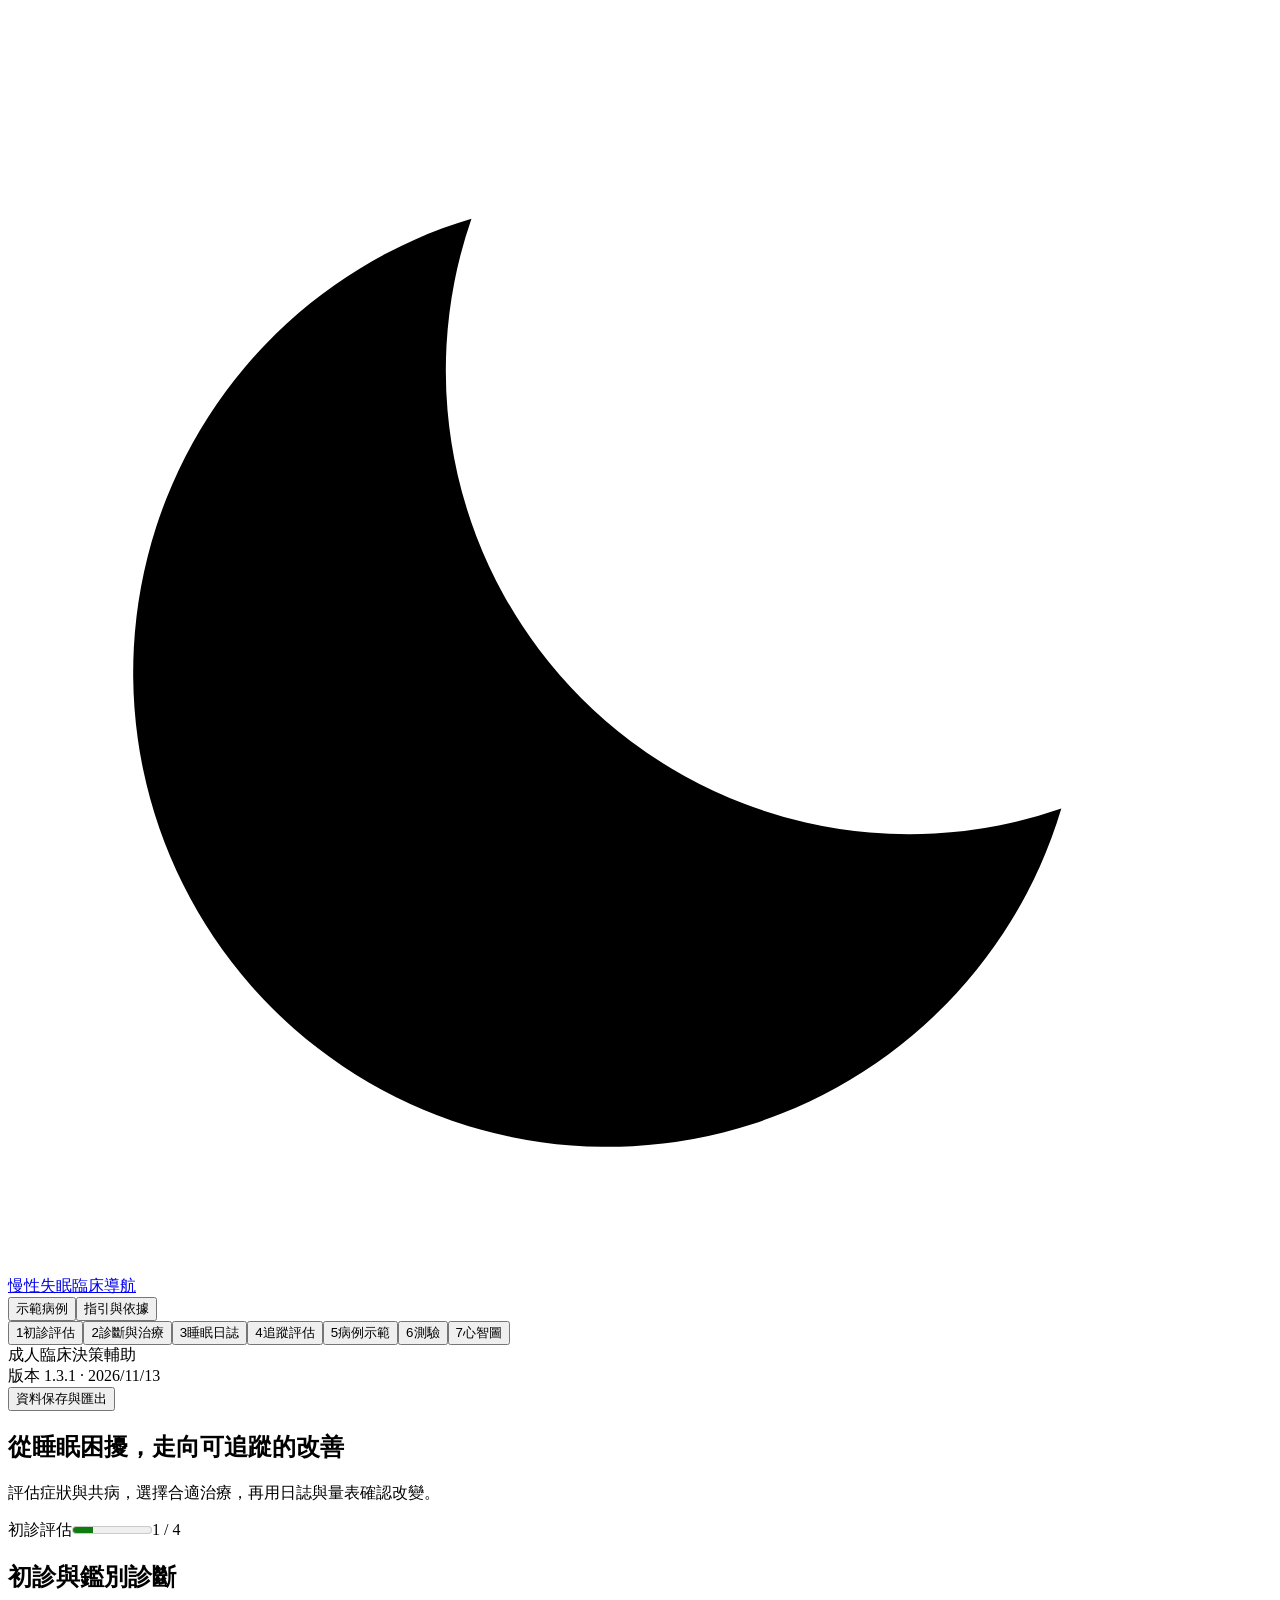
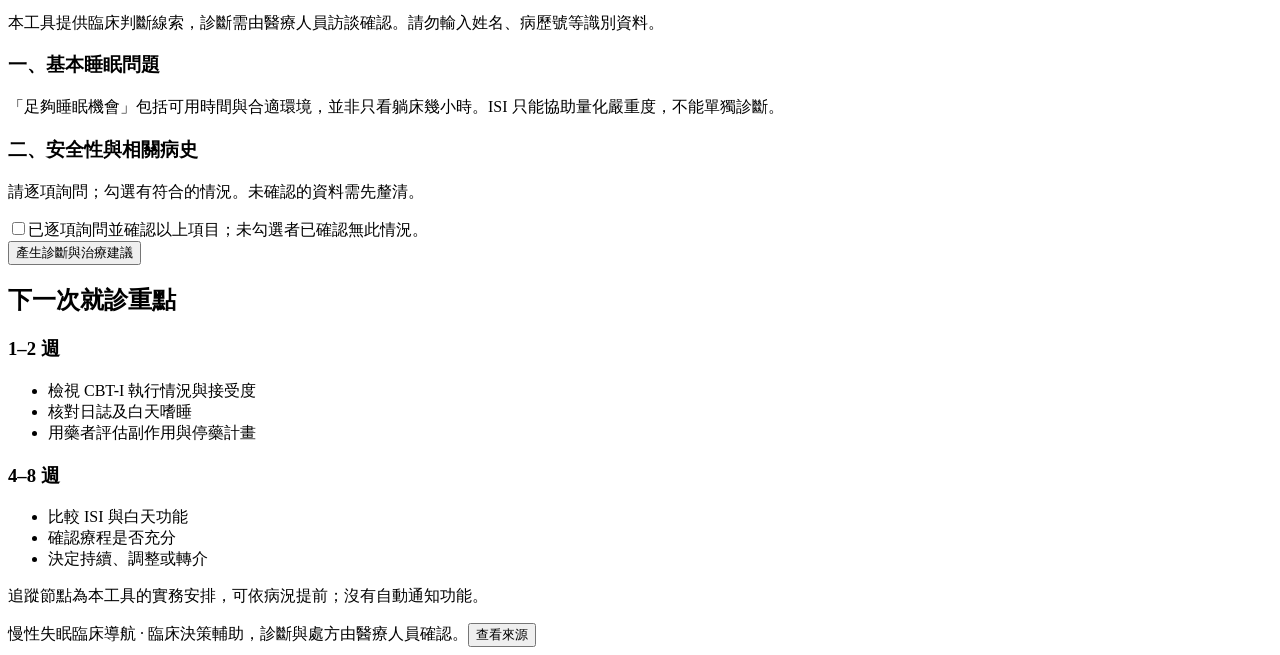
<file: template.html>
<!doctype html>
<html lang="zh-Hant"><head><meta charset="utf-8"><meta name="viewport" content="width=device-width,initial-scale=1"><meta name="color-scheme" content="light"><meta name="description" content="成人慢性失眠診斷評估、CBT-I 與藥物選擇、睡眠日誌及後續療效追蹤。"><title>慢性失眠臨床導航</title><style>/*STYLE*/</style></head><body>
<header><a class="brand" href="#assessment"><svg viewBox="0 0 24 24" aria-hidden="true"><path d="M20 15.2A8.8 8.8 0 0 1 8.8 4 9 9 0 1 0 20 15.2Z"/></svg>慢性失眠臨床導航</a><div class="headactions"><button type="button" id="casesBtn" class="headbtn">示範病例</button><button class="textbutton" data-nav="sources">指引與依據</button></div></header>
<div class="shell"><aside class="sidebar"><nav aria-label="主要流程"><button data-nav="assessment"><span>1</span>初診評估</button><button data-nav="plan"><span>2</span>診斷與治療</button><button data-nav="diary"><span>3</span>睡眠日誌</button><button data-nav="followup"><span>4</span>追蹤評估</button><button data-nav="cases"><span>5</span>病例示範</button><button data-nav="quiz"><span>6</span>測驗</button><button data-nav="mindmap"><span>7</span>心智圖</button></nav><div class="sidefoot">成人臨床決策輔助<br>版本 1.3.1 · 2026/11/13<br><button data-nav="data" class="textbutton">資料保存與匯出</button></div></aside>
<main id="main" tabindex="-1"><div id="toast" role="status" aria-live="polite"></div><div id="caseBanner"></div>
<section id="assessment" class="view"><div class="intro"><h1>從睡眠困擾，走向可追蹤的改善</h1><p>評估症狀與共病，選擇合適治療，再用日誌與量表確認改變。</p></div><div class="progress"><span>初診評估</span><meter min="0" max="4" value="1" aria-label="流程第 1 步，共 4 步"></meter><span>1 / 4</span></div>
<div class="workspace"><div><form id="assessmentForm" novalidate><div class="panel"><h2>初診與鑑別診斷</h2><p class="muted">本工具提供臨床判斷線索，診斷需由醫療人員訪談確認。請勿輸入姓名、病歷號等識別資料。</p><h3>一、基本睡眠問題</h3><div class="fields" id="profileFields"></div><p class="hint">「足夠睡眠機會」包括可用時間與合適環境，並非只看躺床幾小時。ISI 只能協助量化嚴重度，不能單獨診斷。</p><div id="baselineIsi"></div><h3>二、安全性與相關病史</h3><p class="muted">請逐項詢問；勾選有符合的情況。未確認的資料需先釐清。</p><div id="riskFields"></div><label class="check confirm"><input type="checkbox" id="reviewed">已逐項詢問並確認以上項目；未勾選者已確認無此情況。</label><div class="error" id="assessmentError" role="alert"></div><button type="submit" class="primary wide">產生診斷與治療建議</button></div></form></div>
<aside class="rightnote"><h2>下一次就診重點</h2><div class="note"><h3>1–2 週</h3><ul><li>檢視 CBT-I 執行情況與接受度</li><li>核對日誌及白天嗜睡</li><li>用藥者評估副作用與停藥計畫</li></ul></div><div class="note"><h3>4–8 週</h3><ul><li>比較 ISI 與白天功能</li><li>確認療程是否充分</li><li>決定持續、調整或轉介</li></ul></div><p class="hint">追蹤節點為本工具的實務安排，可依病況提前；沒有自動通知功能。</p></aside></div></section>
<section id="plan" class="view" hidden><h1>診斷與治療</h1><p class="muted">依目前初診資料提供理由、鑑別方向與共同決策選項。</p><div id="planContent"></div></section>
<section id="diary" class="view" hidden><h1>睡眠日誌</h1><p>起床後填寫主要睡眠時段，先連續記錄 7–14 天。日期以「最終起床日」為準。</p><div class="panel"><form id="diaryForm"><div class="fields" id="diaryFields"></div><p class="hint">時間定義：準備入睡 → 最終離床。入睡前清醒、夜間清醒及最後醒來後的清醒分鐘需互不重複；午睡不計入夜間睡眠效率。</p><div id="diaryError" class="error" role="alert"></div><button class="primary" type="submit">儲存這一天</button><button type="button" id="cancelDiary" hidden>取消編輯</button></form></div><div id="diarySummary"></div><div class="tablewrap"><table><caption>已記錄日誌（分鐘；睡眠效率為 %）</caption><thead><tr><th>日期</th><th>睡眠時段</th><th>入睡前</th><th>夜間醒</th><th>早醒後</th><th>總睡眠</th><th>效率</th><th>白天功能</th><th>操作</th></tr></thead><tbody id="diaryRows"></tbody></table></div><div class="panel"><h2>與治療師討論睡眠時段</h2><p>需先完成慢性失眠評估及最近連續 7 日的日誌。此為討論草案，不能取代完整 CBT-I 課程。</p><div class="inline"><label>固定起床時間<input type="time" id="wakeTime" value="07:00"></label><button id="windowButton">計算討論草案</button></div><div id="windowResult" aria-live="polite"></div><p class="hint">本工具採保守設計：以平均總睡眠時間向上取整至 15 分鐘，最低保留 6 小時、最高 9 小時。這是工具安全邊界，並非所有指引共同門檻；不適用者交由治療師規劃。任何嗜睡、跌倒或躁期症狀優先處理，不自動縮短時段。</p></div></section>
<section id="followup" class="view" hidden><h1>追蹤評估</h1><p>每 1–2 週檢視一次；完成 CBT-I 約 4–8 週時評估整體反應，穩定後可於 1–3 個月複查。</p><div id="followupBaseline"></div><div class="panel"><form id="followupForm"><div class="fields" id="followupFields"></div><div id="followupIsi"></div><div id="followupError" class="error" role="alert"></div><button type="submit" class="primary">儲存並評估療效</button></form></div><div id="followupLatest"></div><div id="followupChart"></div><div class="tablewrap"><table><caption>歷次追蹤紀錄</caption><thead><tr><th>日期</th><th>療程週數</th><th>ISI</th><th>較基線下降</th><th>白天功能</th><th>副作用</th><th>操作</th></tr></thead><tbody id="followupRows"></tbody></table></div><div class="panel"><h2>療效不佳時的重新評估</h2><ol><li>確認睡眠機會、日誌完整性、治療是否為完整 CBT-I，以及每週實際執行天數。</li><li>再評估 OSA、不寧腿、節律問題、情緒症狀及藥物／物質影響。</li><li>足量療程仍未改善、診斷不明或需複雜減藥時，轉睡眠醫學或身心專科。</li></ol><p class="hint">常用研究指標：ISI 下降 ≥8 分為反應，ISI &lt;8 為緩解。這不是單獨決定停藥、結案或加藥的標準；亦需評估白天功能與不良反應。</p></div></section>
<section id="cases" class="view" hidden><h1>病例教學｜12 個示範情境</h1><p>12 個虛構示範情境：原有 6 例＋新增 6 例。先自行思考，再展開病例說明、評估流程與解析。載入會取代目前個案（含日誌與追蹤），需要保留的資料請先匯出。</p><div class="casebar"><label class="casefilter">顯示<select id="caseSelect" aria-label="病例分類篩選"></select></label><span class="muted" id="caseCount"></span></div><div id="caseList"></div></section>
<section id="quiz" class="view" hidden><h1>自我測驗</h1><p>20 題，分基礎、進階與高階（計算與臨床整合）。作答後立即顯示解析與依據；選項順序每次重新排列。</p><div class="quizbar"><div class="chips" id="quizFilter" role="group" aria-label="題目難度篩選"></div><div class="quizscore" id="quizScore" role="status" aria-live="polite"></div><button id="quizReset">重新作答</button></div><ol id="quizList" class="quizlist"></ol></section>
<section id="mindmap" class="view" hidden><h1>複習心智圖</h1><p>從診斷、鑑別、治療到追蹤的重點整理。可搜尋關鍵字，或開啟「回想模式」先遮住細節再逐一翻開。</p><div class="mapbar"><label class="mapsearch">搜尋<input id="mapSearch" type="search" placeholder="例如：DORA、效率、躁期"></label><label class="check"><input type="checkbox" id="mapRecall">回想模式（點擊翻開）</label><button id="mapExpand">全部展開</button></div><div id="mindmapView" class="mindmap"></div><p class="hint" id="mapCount"></p></section>
<section id="sources" class="view" hidden><h1>指引與依據</h1><p>查核日期：2026/11/12。以正式發布文件為主；文件年份與網頁更新日期分開看。</p><div class="panel"><h2>如何整合指引</h2><p>以成人慢性失眠臨床評估為入口，將 CBT-I 放在治療核心；睡眠衛教為輔助。藥物是否加入，依症狀、風險、可近性與偏好共同決策。</p><p>AASM 2026 合併治療指引：相較單用藥物，較支持 CBT-I 加藥物；相較單用 CBT-I，並不建議常規合併藥物（皆為條件式、低確定性證據）。重視早期睡眠時間改善者，可個別討論合併治療。</p><p>本網頁是決策輔助與記錄工具，尚未經臨床效能驗證，也不是經驗證的數位 CBT-I 療程。藥物候選僅供處方討論；台灣核准適應症、劑型、供應與健保給付須另查，不由本工具推定。</p></div><div id="sourceList"></div><div class="panel"><h2>診療流程速覽</h2><details open><summary>症狀 → 核心條件 → 鑑別診斷</summary><ul><li>睡眠困難＋白天影響；足夠機會與環境。</li><li>每週 ≥3 夜、病程 ≥3 個月。</li><li>評估急迫風險、OSA、不寧腿、節律、共病及藥物。</li></ul></details><details><summary>治療 → 追蹤 → 調整</summary><ul><li>完整 CBT-I；高風險者調整內容與強度。</li><li>必要時共同討論短期藥物，預先規劃複評與退出。</li><li>以日誌、ISI、白天功能及副作用判斷改善；無反應則重新鑑別、轉介。</li></ul></details></div></section>
<section id="data" class="view" hidden><h1>資料保存與匯出</h1><div class="panel"><h2>單一個案工作區</h2><p>預設資料僅暫存在此分頁記憶體，關閉或重新整理可能消失。可選擇保存在此瀏覽器，或匯出備份；沒有伺服器同步與病人識別欄位。</p><label class="check"><input type="checkbox" id="persist">將此個案保存於此瀏覽器（共用電腦請勿開啟）</label><p id="storageStatus" class="hint"></p><div class="actions"><button id="exportJson">匯出完整 JSON 備份</button><button id="exportCsv">匯出日誌 CSV</button><button id="printReport">列印／另存 PDF 摘要</button></div><label class="filelabel">匯入本工具 JSON 備份<input id="importJson" type="file" accept=".json,application/json"></label><p class="hint">完整備份需已完成初診評估。匯入會先檢查格式，通過後才詢問是否取代目前資料。</p><button id="clearData" class="dangerbutton">清除並開始新個案</button></div></section>
<footer>慢性失眠臨床導航 · 臨床決策輔助，診斷與處方由醫療人員確認。<button data-nav="sources" class="textbutton">查看來源</button></footer>
</main><dialog id="casesDialog" aria-labelledby="casesDialogTitle"><h2 id="casesDialogTitle">載入示範病例</h2><p class="muted">教學模擬資料。載入會取代目前個案並清空日誌與追蹤紀錄。</p><div id="dialogCaseList" class="dialoglist"></div><button type="button" id="closeCases">關閉</button></dialog></div><script>/*ENGINE*/</script><script>/*CONTENT*/</script><script>/*APP*/</script></body></html>
</file>
